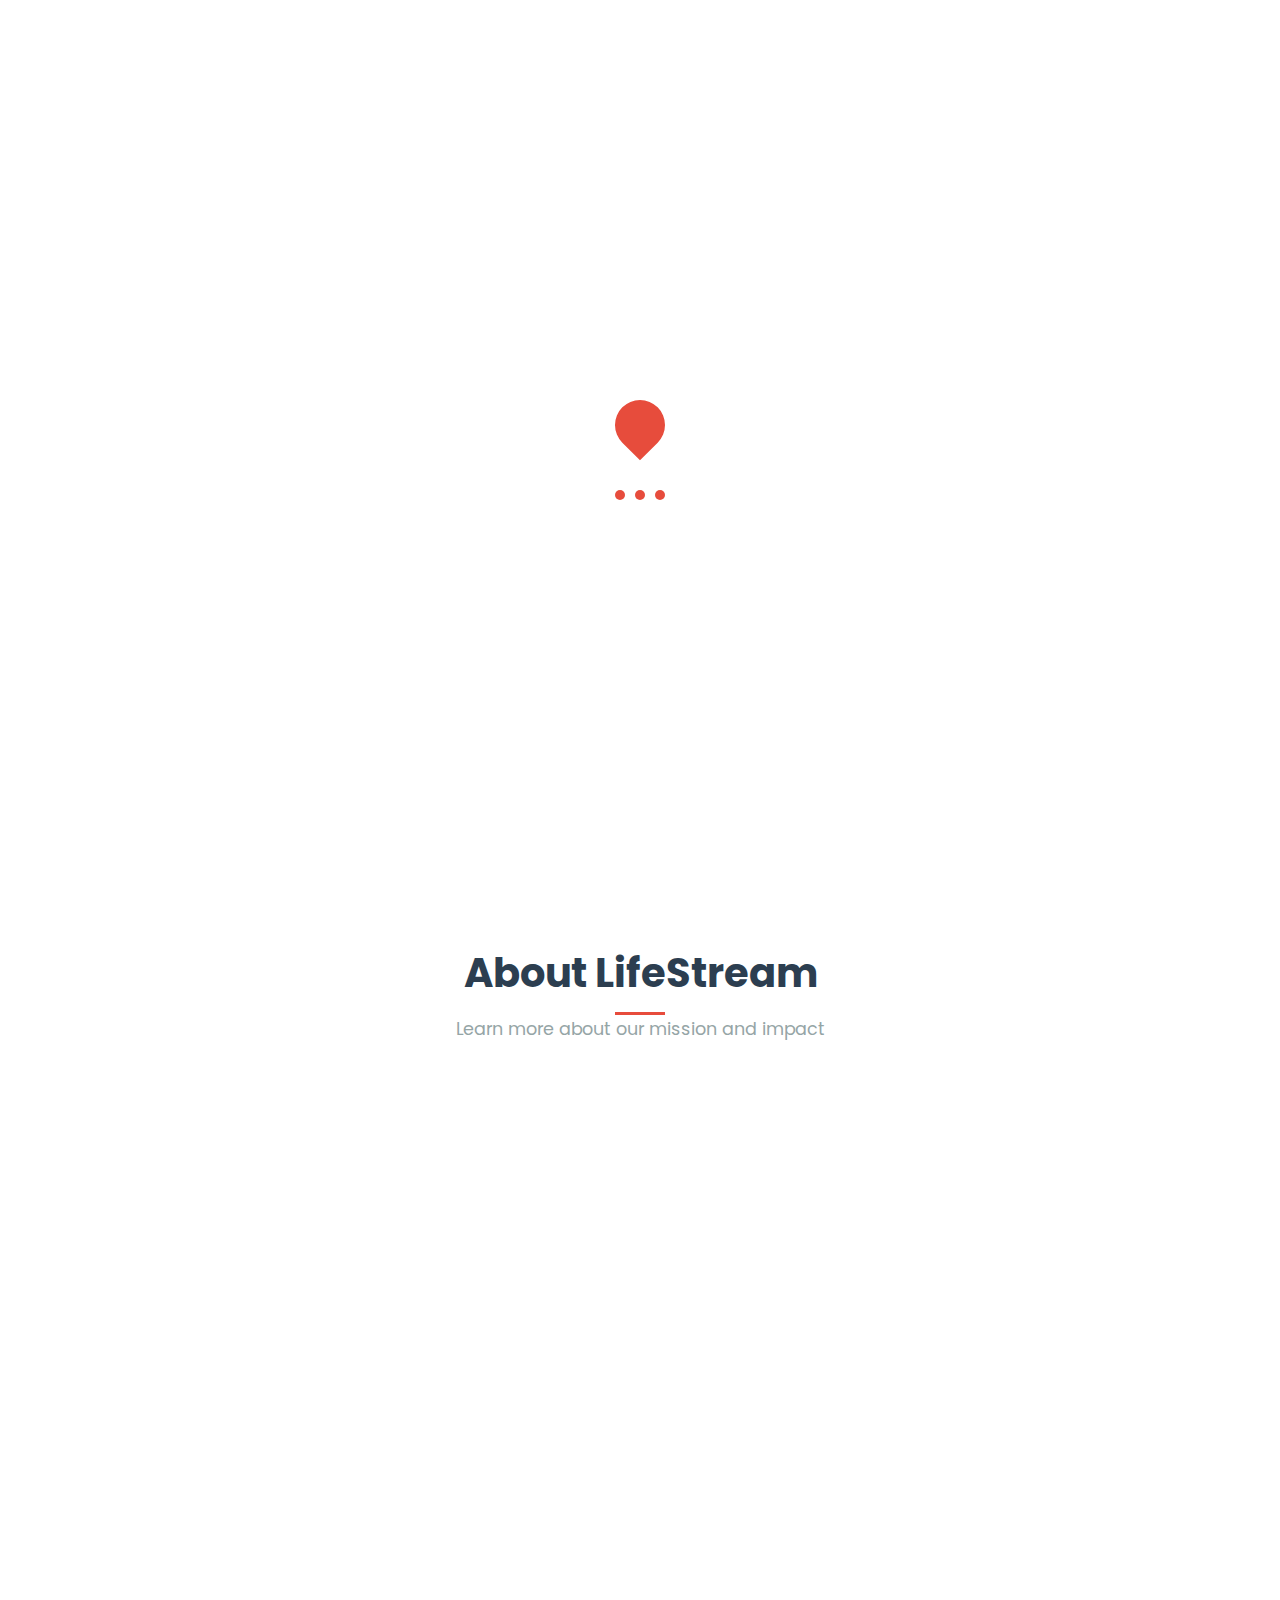
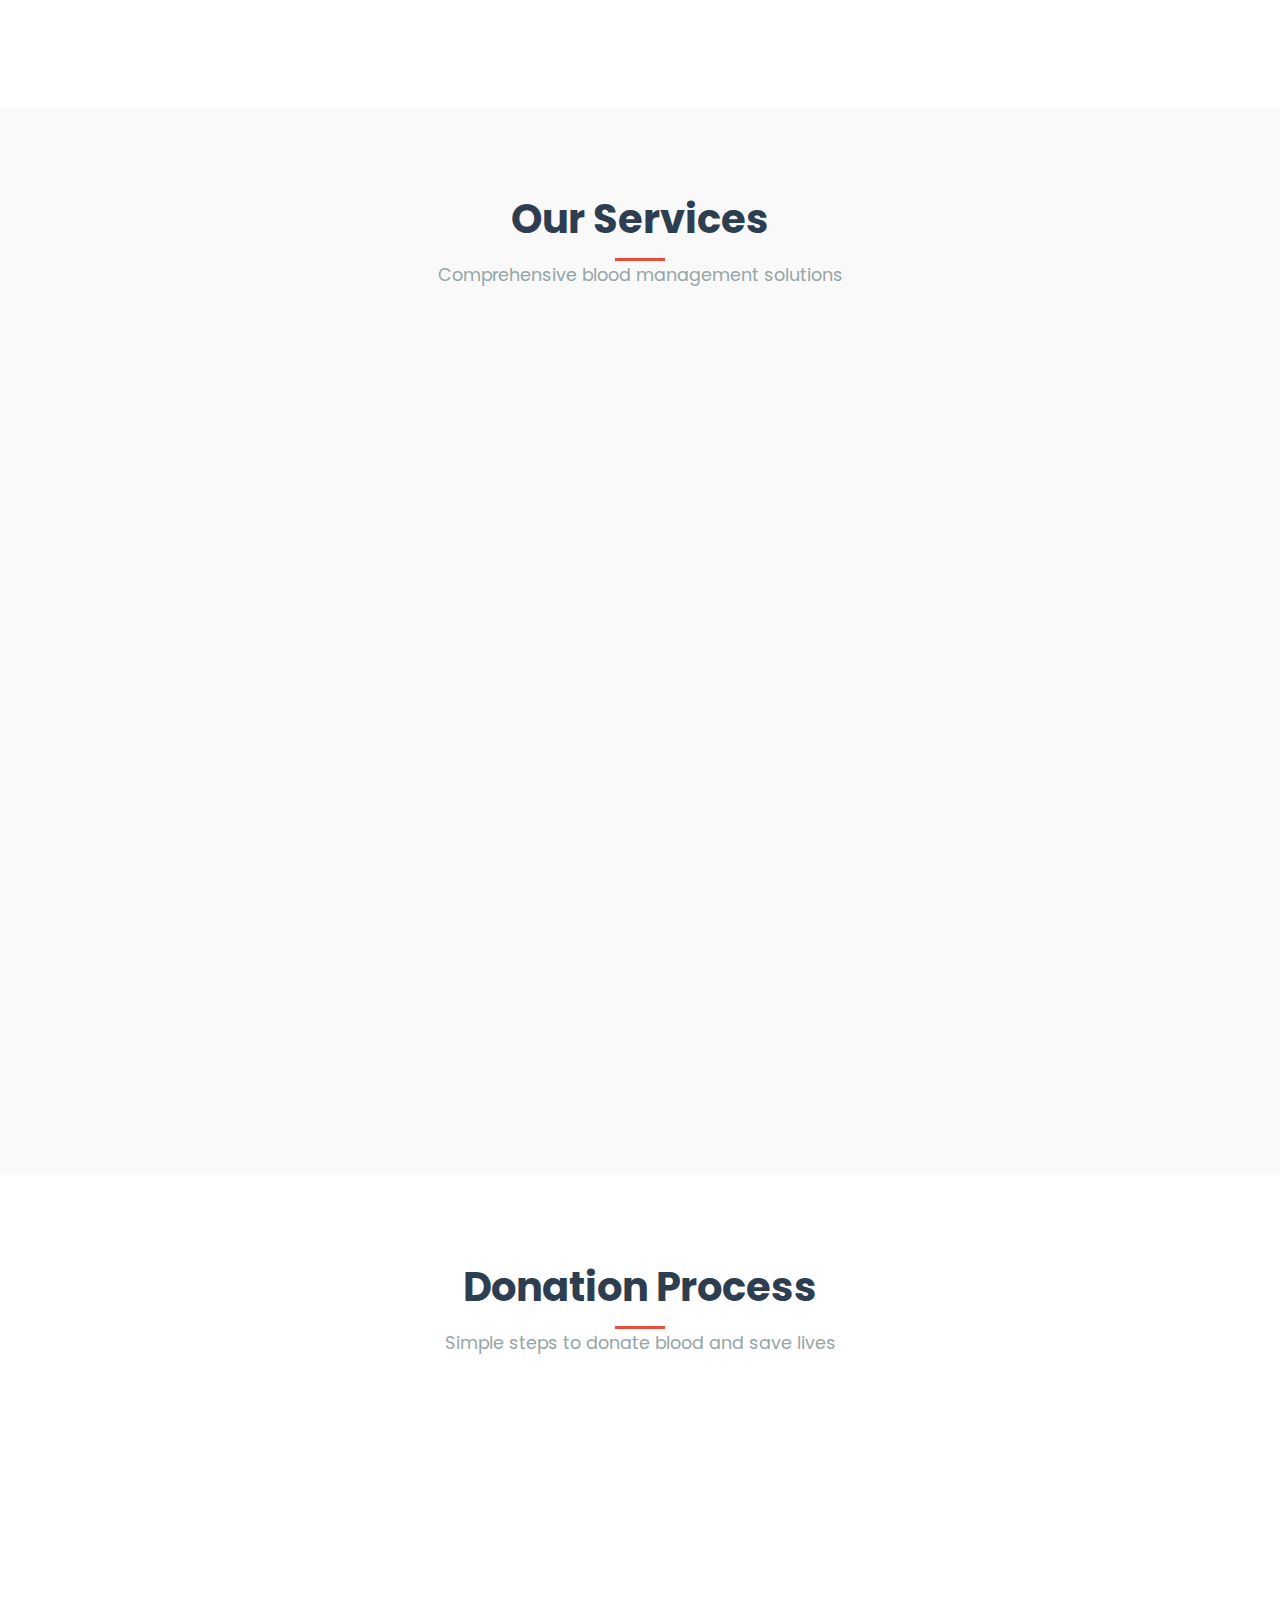
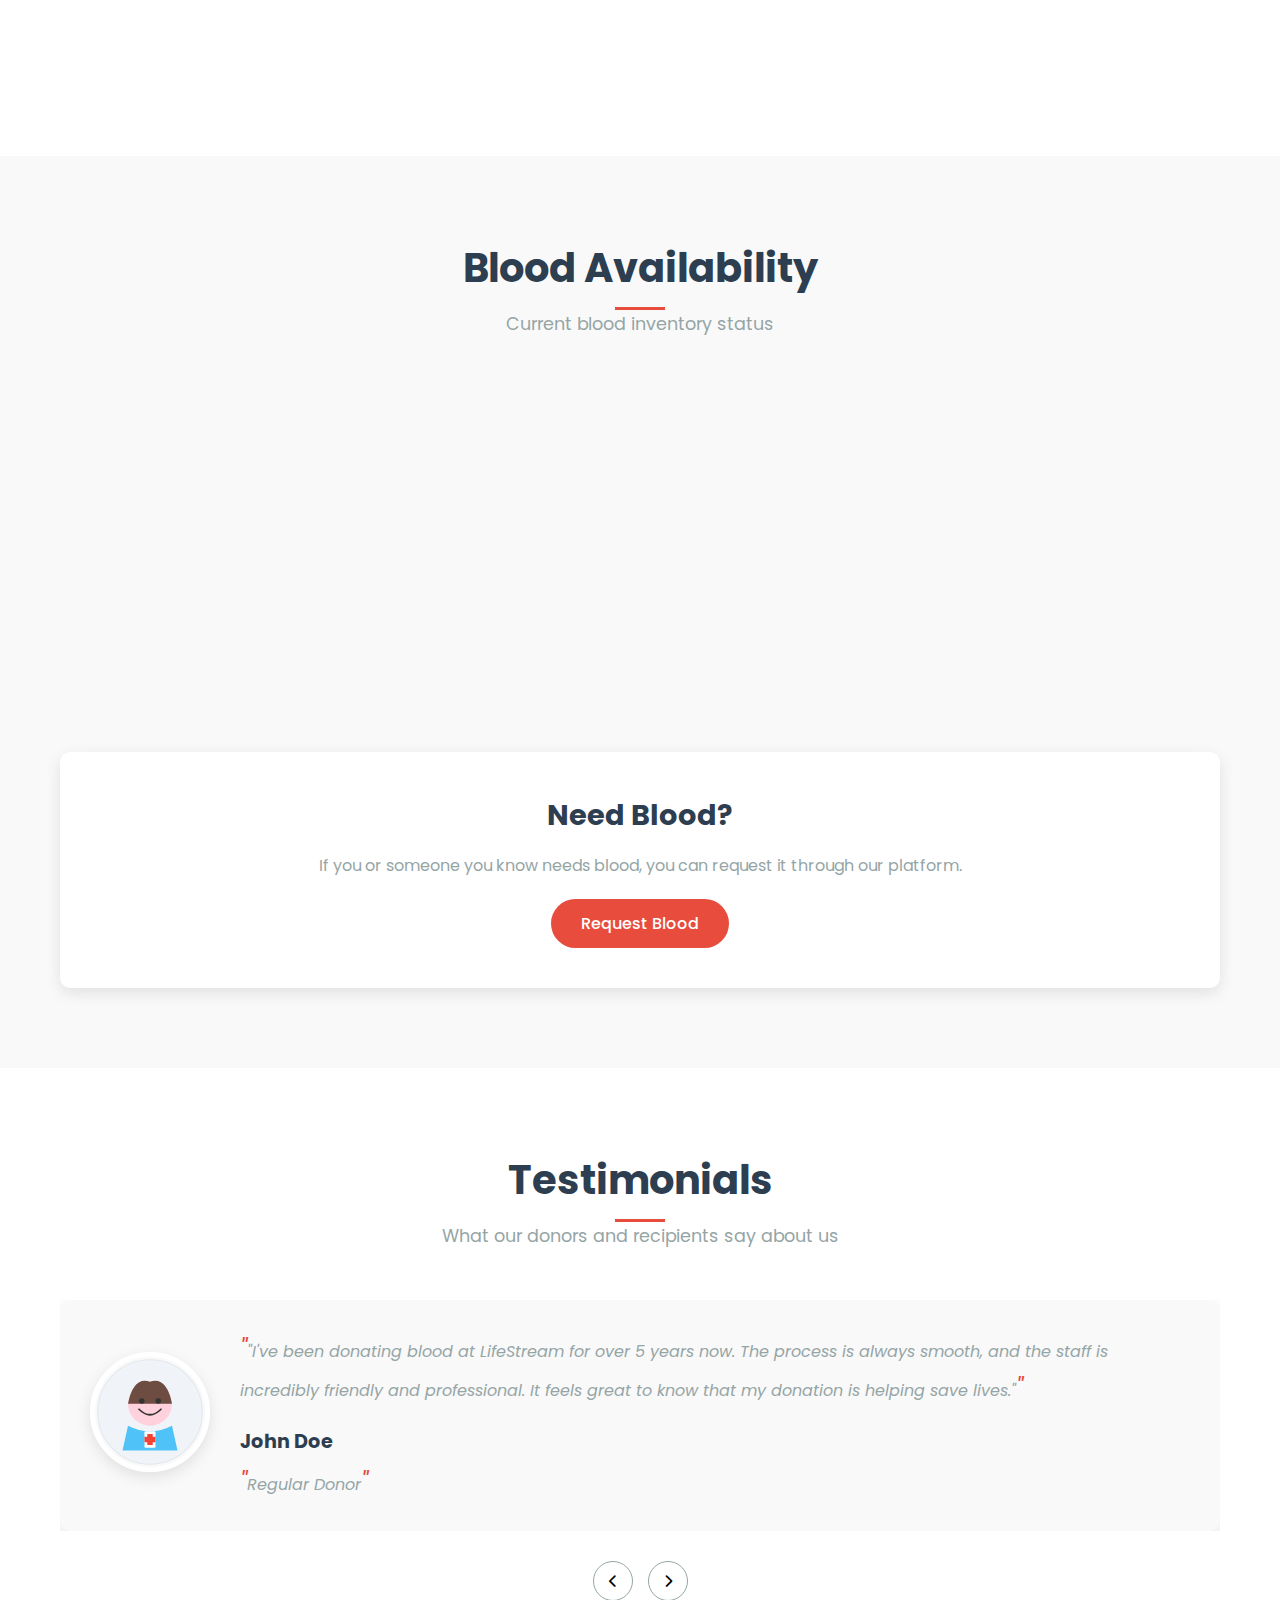
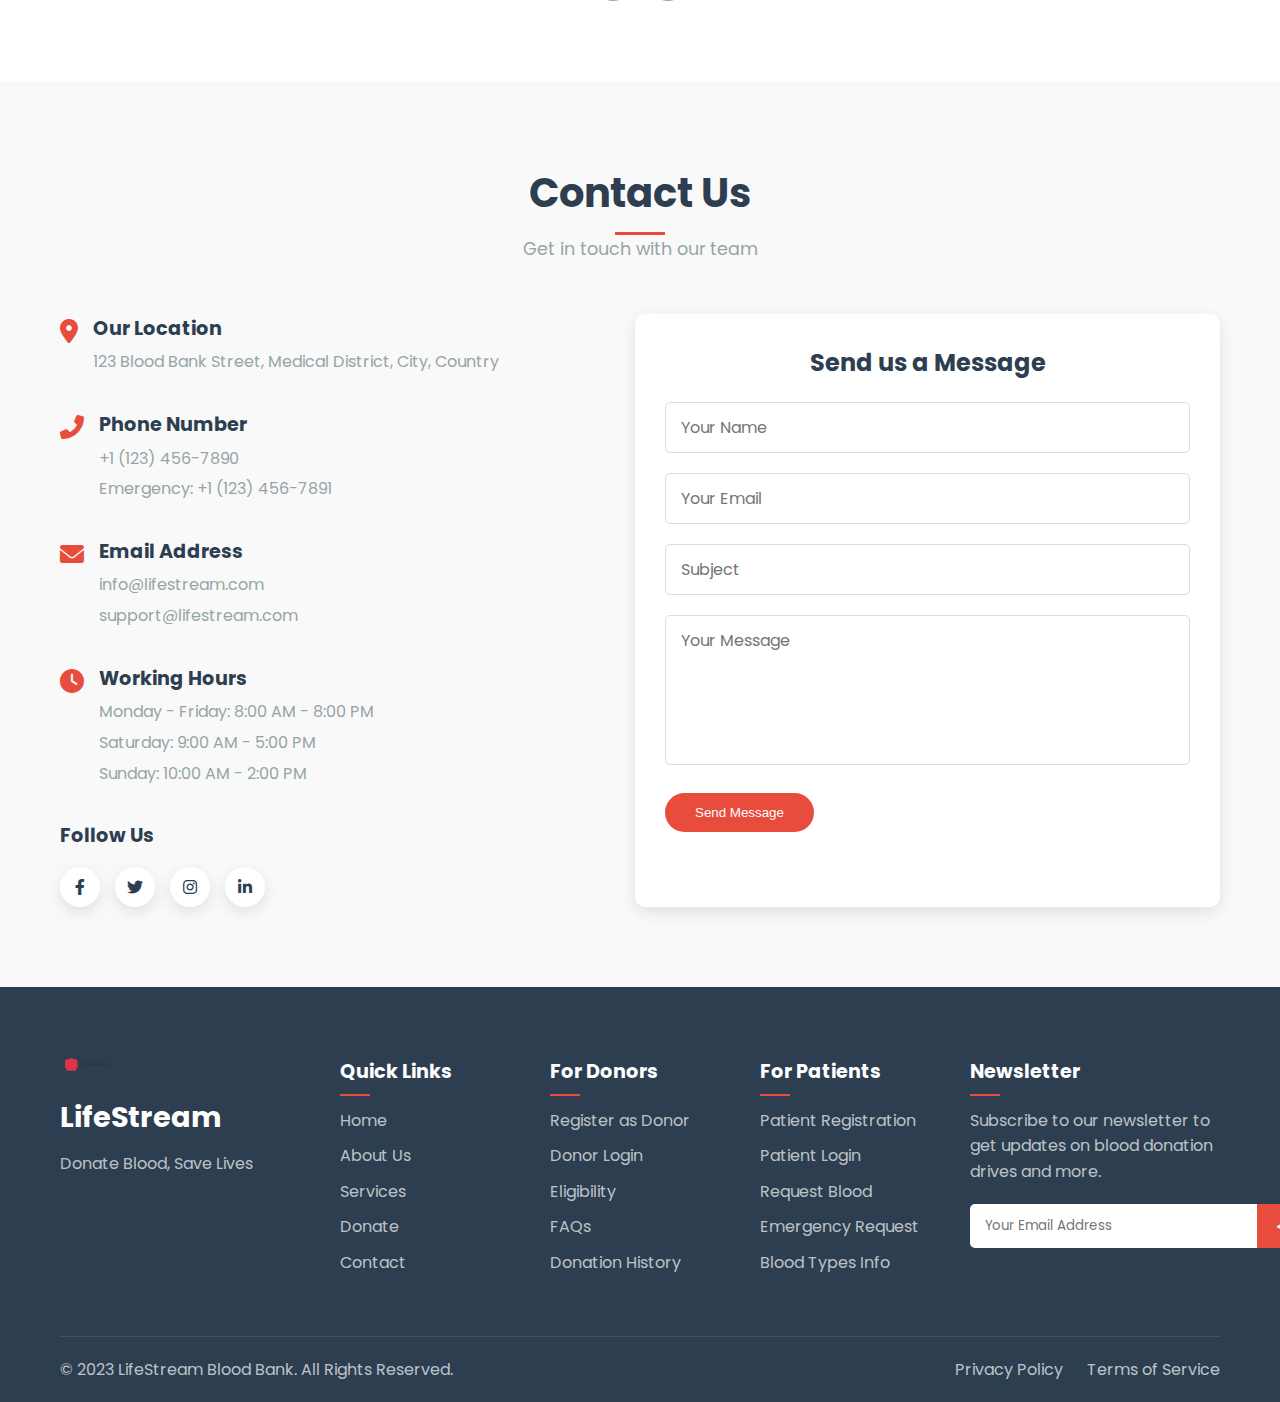
<file: index.html>
<!DOCTYPE html>
<html lang="en">
<head>
    <meta charset="UTF-8">
    <meta name="viewport" content="width=device-width, initial-scale=1.0">
    <title>LifeStream Blood Bank</title>
    <link rel="stylesheet" href="css/style.css">
    <link rel="stylesheet" href="https://cdnjs.cloudflare.com/ajax/libs/font-awesome/6.0.0-beta3/css/all.min.css">
    <link href="https://fonts.googleapis.com/css2?family=Poppins:wght@300;400;500;600;700&display=swap" rel="stylesheet">
</head>
<body>
    <!-- Preloader -->
    <div class="preloader">
        <div class="blood-drop">
            <div class="drop"></div>
            <div class="waves">
                <div></div>
                <div></div>
                <div></div>
            </div>
        </div>
    </div>

    <!-- Header Section -->
    <header>
        <div class="container">
            <div class="logo">
                <img src="images/logo.svg" alt="LifeStream Logo">
                <h1>LifeStream</h1>
            </div>
            <nav>
                <ul>
                    <li><a href="#home" class="active">Home</a></li>
                    <li><a href="#about">About Us</a></li>
                    <li><a href="#services">Services</a></li>
                    <li><a href="#donate">Donate</a></li>
                    <li><a href="#contact">Contact</a></li>
                    <li><a href="login.html" class="btn-login">Login</a></li>
                </ul>
                <div class="hamburger">
                    <span></span>
                    <span></span>
                    <span></span>
                </div>
            </nav>
        </div>
    </header>

    <!-- Hero Section -->
    <section id="home" class="hero">
        <div class="container">
            <div class="hero-content">
                <h1 class="animate-text">Donate Blood, <span>Save Lives</span></h1>
                <p>Your donation can make a significant difference in someone's life. Join our mission to ensure blood supply for those in need.</p>
                <div class="hero-buttons">
                    <a href="donor/register.html" class="btn btn-primary">Become a Donor</a>
                    <a href="patient/request.html" class="btn btn-secondary">Request Blood</a>
                </div>
            </div>
            <div class="hero-image">
                <img src="images/hero-image.svg" alt="Blood Donation Illustration">
            </div>
        </div>
        <div class="blood-stats">
            <div class="container">
                <div class="stat-item">
                    <i class="fas fa-user-friends"></i>
                    <h3>5000+</h3>
                    <p>Registered Donors</p>
                </div>
                <div class="stat-item">
                    <i class="fas fa-tint"></i>
                    <h3>10000+</h3>
                    <p>Blood Donations</p>
                </div>
                <div class="stat-item">
                    <i class="fas fa-hospital-user"></i>
                    <h3>8000+</h3>
                    <p>Lives Saved</p>
                </div>
                <div class="stat-item">
                    <i class="fas fa-hospital"></i>
                    <h3>50+</h3>
                    <p>Partner Hospitals</p>
                </div>
            </div>
        </div>
    </section>

    <!-- About Section -->
    <section id="about" class="about">
        <div class="container">
            <div class="section-header">
                <h2>About LifeStream</h2>
                <p>Learn more about our mission and impact</p>
            </div>
            <div class="about-content">
                <div class="about-image">
                    <img src="images/about-image.svg" alt="About LifeStream">
                </div>
                <div class="about-text">
                    <h3>Who We Are</h3>
                    <p>LifeStream is a dedicated blood bank service committed to ensuring a safe and adequate blood supply for patients in need. We connect donors with recipients, making the process of blood donation and acquisition seamless and efficient.</p>
                    
                    <h3>Our Mission</h3>
                    <p>Our mission is to save lives by providing a reliable and accessible blood supply system. We strive to raise awareness about the importance of blood donation and make the process as convenient as possible for donors.</p>
                    
                    <div class="about-features">
                        <div class="feature">
                            <i class="fas fa-check-circle"></i>
                            <p>Safe and Hygienic Donation Process</p>
                        </div>
                        <div class="feature">
                            <i class="fas fa-check-circle"></i>
                            <p>Quick Response to Emergency Requests</p>
                        </div>
                        <div class="feature">
                            <i class="fas fa-check-circle"></i>
                            <p>Transparent Blood Management System</p>
                        </div>
                        <div class="feature">
                            <i class="fas fa-check-circle"></i>
                            <p>Regular Blood Donation Drives</p>
                        </div>
                    </div>
                </div>
            </div>
        </div>
    </section>

    <!-- Services Section -->
    <section id="services" class="services">
        <div class="container">
            <div class="section-header">
                <h2>Our Services</h2>
                <p>Comprehensive blood management solutions</p>
            </div>
            <div class="services-grid">
                <div class="service-card">
                    <div class="service-icon">
                        <i class="fas fa-tint"></i>
                    </div>
                    <h3>Blood Donation</h3>
                    <p>Donate blood in a safe and comfortable environment with our trained professionals.</p>
                    <a href="donor/register.html" class="btn-service">Donate Now</a>
                </div>
                <div class="service-card">
                    <div class="service-icon">
                        <i class="fas fa-ambulance"></i>
                    </div>
                    <h3>Emergency Blood Supply</h3>
                    <p>Quick response to emergency blood requirements for patients in critical condition.</p>
                    <a href="patient/emergency.html" class="btn-service">Request Emergency</a>
                </div>
                <div class="service-card">
                    <div class="service-icon">
                        <i class="fas fa-calendar-check"></i>
                    </div>
                    <h3>Blood Drive Organization</h3>
                    <p>We organize blood donation drives at schools, colleges, and corporate offices.</p>
                    <a href="contact.html" class="btn-service">Organize Drive</a>
                </div>
                <div class="service-card">
                    <div class="service-icon">
                        <i class="fas fa-heartbeat"></i>
                    </div>
                    <h3>Blood Testing</h3>
                    <p>Comprehensive testing of donated blood to ensure safety and compatibility.</p>
                    <a href="services.html" class="btn-service">Learn More</a>
                </div>
                <div class="service-card">
                    <div class="service-icon">
                        <i class="fas fa-hospital"></i>
                    </div>
                    <h3>Hospital Partnerships</h3>
                    <p>We partner with hospitals to ensure a steady supply of blood for patients.</p>
                    <a href="services.html" class="btn-service">Partner With Us</a>
                </div>
                <div class="service-card">
                    <div class="service-icon">
                        <i class="fas fa-user-md"></i>
                    </div>
                    <h3>Medical Consultation</h3>
                    <p>Get expert advice on blood-related health issues from our medical professionals.</p>
                    <a href="services.html" class="btn-service">Consult Now</a>
                </div>
            </div>
        </div>
    </section>

    <!-- Donation Process Section -->
    <section class="donation-process">
        <div class="container">
            <div class="section-header">
                <h2>Donation Process</h2>
                <p>Simple steps to donate blood and save lives</p>
            </div>
            <div class="process-steps">
                <div class="step">
                    <div class="step-number">1</div>
                    <div class="step-icon">
                        <i class="fas fa-user-plus"></i>
                    </div>
                    <h3>Registration</h3>
                    <p>Register as a donor with your personal and medical information.</p>
                </div>
                <div class="step">
                    <div class="step-number">2</div>
                    <div class="step-icon">
                        <i class="fas fa-clipboard-check"></i>
                    </div>
                    <h3>Screening</h3>
                    <p>Quick health check to ensure you're eligible to donate blood.</p>
                </div>
                <div class="step">
                    <div class="step-number">3</div>
                    <div class="step-icon">
                        <i class="fas fa-tint"></i>
                    </div>
                    <h3>Donation</h3>
                    <p>The actual blood donation process takes only about 10 minutes.</p>
                </div>
                <div class="step">
                    <div class="step-number">4</div>
                    <div class="step-icon">
                        <i class="fas fa-coffee"></i>
                    </div>
                    <h3>Refreshment</h3>
                    <p>Rest and enjoy refreshments to replenish your energy.</p>
                </div>
            </div>
        </div>
    </section>

    <!-- Blood Availability Section -->
    <section id="donate" class="blood-availability">
        <div class="container">
            <div class="section-header">
                <h2>Blood Availability</h2>
                <p>Current blood inventory status</p>
            </div>
            <div class="blood-types">
                <div class="blood-type">
                    <div class="blood-group a-positive">A+</div>
                    <div class="availability high">High</div>
                </div>
                <div class="blood-type">
                    <div class="blood-group a-negative">A-</div>
                    <div class="availability low">Low</div>
                </div>
                <div class="blood-type">
                    <div class="blood-group b-positive">B+</div>
                    <div class="availability medium">Medium</div>
                </div>
                <div class="blood-type">
                    <div class="blood-group b-negative">B-</div>
                    <div class="availability critical">Critical</div>
                </div>
                <div class="blood-type">
                    <div class="blood-group ab-positive">AB+</div>
                    <div class="availability high">High</div>
                </div>
                <div class="blood-type">
                    <div class="blood-group ab-negative">AB-</div>
                    <div class="availability low">Low</div>
                </div>
                <div class="blood-type">
                    <div class="blood-group o-positive">O+</div>
                    <div class="availability medium">Medium</div>
                </div>
                <div class="blood-type">
                    <div class="blood-group o-negative">O-</div>
                    <div class="availability critical">Critical</div>
                </div>
            </div>
            <div class="blood-request">
                <h3>Need Blood?</h3>
                <p>If you or someone you know needs blood, you can request it through our platform.</p>
                <a href="patient/request.html" class="btn btn-primary">Request Blood</a>
            </div>
        </div>
    </section>

    <!-- Testimonials Section -->
    <section class="testimonials">
        <div class="container">
            <div class="section-header">
                <h2>Testimonials</h2>
                <p>What our donors and recipients say about us</p>
            </div>
            <div class="testimonial-slider">
                <div class="testimonial-slide">
                    <div class="testimonial-content">
                        <div class="testimonial-image">
                            <img src="images/testimonial-1.svg" alt="Testimonial 1">
                        </div>
                        <div class="testimonial-text">
                            <p>"I've been donating blood at LifeStream for over 5 years now. The process is always smooth, and the staff is incredibly friendly and professional. It feels great to know that my donation is helping save lives."</p>
                            <div class="testimonial-author">
                                <h4>John Doe</h4>
                                <p>Regular Donor</p>
                            </div>
                        </div>
                    </div>
                </div>
                <div class="testimonial-slide">
                    <div class="testimonial-content">
                        <div class="testimonial-image">
                            <img src="images/testimonial-2.svg" alt="Testimonial 2">
                        </div>
                        <div class="testimonial-text">
                            <p>"When my daughter needed an emergency blood transfusion, LifeStream came through for us in our time of need. Their quick response and efficient service saved my daughter's life. I can't thank them enough."</p>
                            <div class="testimonial-author">
                                <h4>Jane Smith</h4>
                                <p>Recipient's Parent</p>
                            </div>
                        </div>
                    </div>
                </div>
                <div class="testimonial-slide">
                    <div class="testimonial-content">
                        <div class="testimonial-image">
                            <img src="images/testimonial-3.svg" alt="Testimonial 3">
                        </div>
                        <div class="testimonial-text">
                            <p>"As a hospital administrator, I've seen firsthand the impact of LifeStream's services. Their reliable blood supply has been crucial for our emergency department. The partnership has been invaluable for our patients."</p>
                            <div class="testimonial-author">
                                <h4>Dr. Robert Johnson</h4>
                                <p>Hospital Administrator</p>
                            </div>
                        </div>
                    </div>
                </div>
            </div>
            <div class="testimonial-controls">
                <button class="prev-btn"><i class="fas fa-chevron-left"></i></button>
                <button class="next-btn"><i class="fas fa-chevron-right"></i></button>
            </div>
        </div>
    </section>

    <!-- Contact Section -->
    <section id="contact" class="contact">
        <div class="container">
            <div class="section-header">
                <h2>Contact Us</h2>
                <p>Get in touch with our team</p>
            </div>
            <div class="contact-content">
                <div class="contact-info">
                    <div class="contact-item">
                        <i class="fas fa-map-marker-alt"></i>
                        <div>
                            <h3>Our Location</h3>
                            <p>123 Blood Bank Street, Medical District, City, Country</p>
                        </div>
                    </div>
                    <div class="contact-item">
                        <i class="fas fa-phone-alt"></i>
                        <div>
                            <h3>Phone Number</h3>
                            <p>+1 (123) 456-7890</p>
                            <p>Emergency: +1 (123) 456-7891</p>
                        </div>
                    </div>
                    <div class="contact-item">
                        <i class="fas fa-envelope"></i>
                        <div>
                            <h3>Email Address</h3>
                            <p>info@lifestream.com</p>
                            <p>support@lifestream.com</p>
                        </div>
                    </div>
                    <div class="contact-item">
                        <i class="fas fa-clock"></i>
                        <div>
                            <h3>Working Hours</h3>
                            <p>Monday - Friday: 8:00 AM - 8:00 PM</p>
                            <p>Saturday: 9:00 AM - 5:00 PM</p>
                            <p>Sunday: 10:00 AM - 2:00 PM</p>
                        </div>
                    </div>
                    <div class="social-media">
                        <h3>Follow Us</h3>
                        <div class="social-icons">
                            <a href="#"><i class="fab fa-facebook-f"></i></a>
                            <a href="#"><i class="fab fa-twitter"></i></a>
                            <a href="#"><i class="fab fa-instagram"></i></a>
                            <a href="#"><i class="fab fa-linkedin-in"></i></a>
                        </div>
                    </div>
                </div>
                <div class="contact-form">
                    <h3>Send us a Message</h3>
                    <form id="contactForm">
                        <div class="form-group">
                            <input type="text" id="name" name="name" placeholder="Your Name" required>
                        </div>
                        <div class="form-group">
                            <input type="email" id="email" name="email" placeholder="Your Email" required>
                        </div>
                        <div class="form-group">
                            <input type="text" id="subject" name="subject" placeholder="Subject" required>
                        </div>
                        <div class="form-group">
                            <textarea id="message" name="message" placeholder="Your Message" required></textarea>
                        </div>
                        <button type="submit" class="btn btn-primary">Send Message</button>
                    </form>
                </div>
            </div>
        </div>
    </section>

    <!-- Footer Section -->
    <footer>
        <div class="container">
            <div class="footer-content">
                <div class="footer-logo">
                    <img src="images/logo.svg" alt="LifeStream Logo">
                    <h2>LifeStream</h2>
                    <p>Donate Blood, Save Lives</p>
                </div>
                <div class="footer-links">
                    <h3>Quick Links</h3>
                    <ul>
                        <li><a href="#home">Home</a></li>
                        <li><a href="#about">About Us</a></li>
                        <li><a href="#services">Services</a></li>
                        <li><a href="#donate">Donate</a></li>
                        <li><a href="#contact">Contact</a></li>
                    </ul>
                </div>
                <div class="footer-links">
                    <h3>For Donors</h3>
                    <ul>
                        <li><a href="donor/register.html">Register as Donor</a></li>
                        <li><a href="donor/login.html">Donor Login</a></li>
                        <li><a href="donor/eligibility.html">Eligibility</a></li>
                        <li><a href="donor/faq.html">FAQs</a></li>
                        <li><a href="donor/donation-history.html">Donation History</a></li>
                    </ul>
                </div>
                <div class="footer-links">
                    <h3>For Patients</h3>
                    <ul>
                        <li><a href="patient/register.html">Patient Registration</a></li>
                        <li><a href="patient/login.html">Patient Login</a></li>
                        <li><a href="patient/request.html">Request Blood</a></li>
                        <li><a href="patient/emergency.html">Emergency Request</a></li>
                        <li><a href="patient/blood-types.html">Blood Types Info</a></li>
                    </ul>
                </div>
                <div class="footer-newsletter">
                    <h3>Newsletter</h3>
                    <p>Subscribe to our newsletter to get updates on blood donation drives and more.</p>
                    <form id="newsletterForm">
                        <input type="email" placeholder="Your Email Address" required>
                        <button type="submit"><i class="fas fa-paper-plane"></i></button>
                    </form>
                </div>
            </div>
            <div class="footer-bottom">
                <p>&copy; 2023 LifeStream Blood Bank. All Rights Reserved.</p>
                <div class="footer-bottom-links">
                    <a href="privacy-policy.html">Privacy Policy</a>
                    <a href="terms-of-service.html">Terms of Service</a>
                </div>
            </div>
        </div>
    </footer>

    <!-- Back to Top Button -->
    <a href="#" class="back-to-top"><i class="fas fa-arrow-up"></i></a>

    <!-- Scripts -->
    <script src="js/main.js"></script>
</body>
</html>
</file>
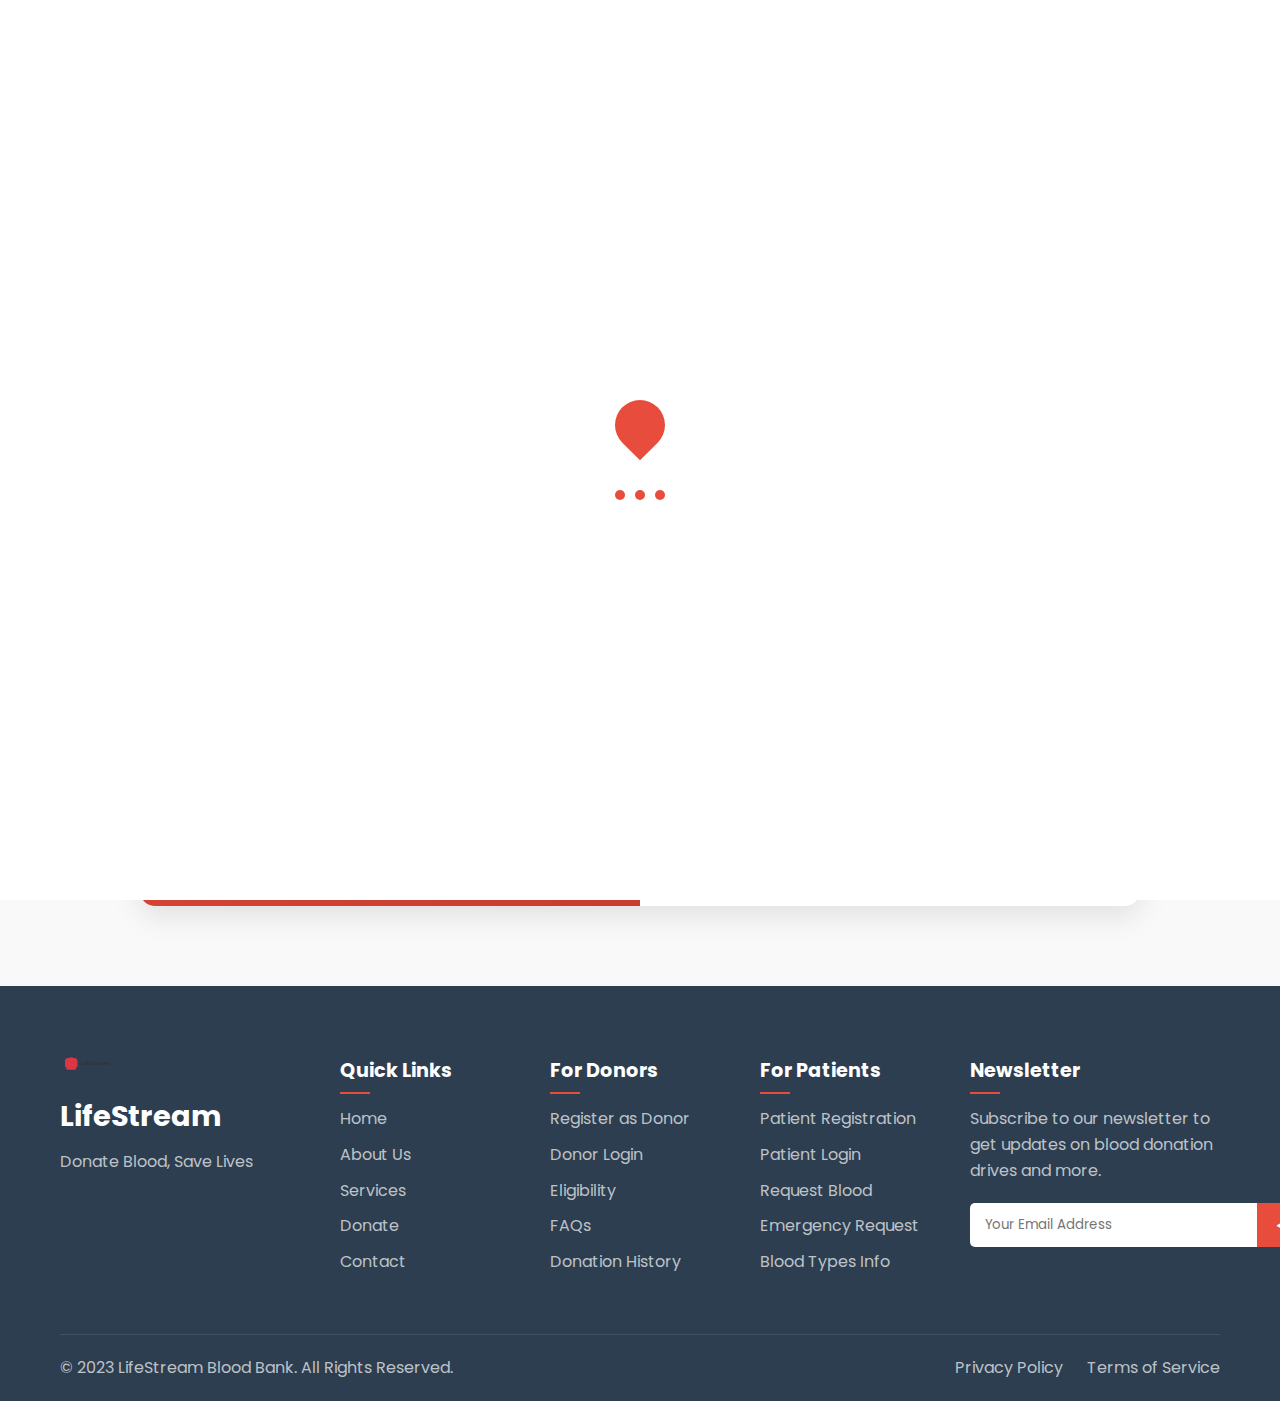
<file: login.html>
<!DOCTYPE html>
<html lang="en">
<head>
    <meta charset="UTF-8">
    <meta name="viewport" content="width=device-width, initial-scale=1.0">
    <title>Login - LifeStream Blood Bank</title>
    <link rel="stylesheet" href="css/style.css">
    <link rel="stylesheet" href="css/auth.css">
    <link rel="stylesheet" href="https://cdnjs.cloudflare.com/ajax/libs/font-awesome/6.0.0-beta3/css/all.min.css">
    <link href="https://fonts.googleapis.com/css2?family=Poppins:wght@300;400;500;600;700&display=swap" rel="stylesheet">
</head>
<body>
    <!-- Preloader -->
    <div class="preloader">
        <div class="blood-drop">
            <div class="drop"></div>
            <div class="waves">
                <div></div>
                <div></div>
                <div></div>
            </div>
        </div>
    </div>

    <!-- Header Section -->
    <header>
        <div class="container">
            <div class="logo">
                <img src="images/logo.svg" alt="LifeStream Logo">
                <h1>LifeStream</h1>
            </div>
            <nav>
                <ul>
                    <li><a href="index.html">Home</a></li>
                    <li><a href="index.html#about">About Us</a></li>
                    <li><a href="index.html#services">Services</a></li>
                    <li><a href="index.html#donate">Donate</a></li>
                    <li><a href="index.html#contact">Contact</a></li>
                    <li><a href="login.html" class="btn-login active">Login</a></li>
                </ul>
                <div class="hamburger">
                    <span></span>
                    <span></span>
                    <span></span>
                </div>
            </nav>
        </div>
    </header>

    <!-- Login Section -->
    <section class="auth-section">
        <div class="container">
            <div class="auth-container">
                <div class="auth-image">
                    <img src="images/login-image.svg" alt="Login Illustration">
                </div>
                <div class="auth-form-container">
                    <div class="auth-tabs">
                        <button class="auth-tab active" data-tab="login">Login</button>
                        <button class="auth-tab" data-tab="register">Register</button>
                    </div>
                    
                    <div class="auth-form-wrapper">
                        <!-- Login Form -->
                        <form id="loginForm" class="auth-form active">
                            <h2>Welcome Back</h2>
                            <p>Please login to your account</p>
                            
                            <div class="user-type-selector">
                                <div class="user-type active" data-type="donor">
                                    <i class="fas fa-tint"></i>
                                    <span>Donor</span>
                                </div>
                                <div class="user-type" data-type="patient">
                                    <i class="fas fa-user-injured"></i>
                                    <span>Patient</span>
                                </div>
                                <div class="user-type" data-type="admin">
                                    <i class="fas fa-user-shield"></i>
                                    <span>Admin</span>
                                </div>
                            </div>
                            
                            <div class="form-group">
                                <label for="loginEmail">Email Address</label>
                                <div class="input-with-icon">
                                    <i class="fas fa-envelope"></i>
                                    <input type="email" id="loginEmail" name="email" placeholder="Enter your email" required>
                                </div>
                            </div>
                            
                            <div class="form-group">
                                <label for="loginPassword">Password</label>
                                <div class="input-with-icon">
                                    <i class="fas fa-lock"></i>
                                    <input type="password" id="loginPassword" name="password" placeholder="Enter your password" required>
                                    <i class="fas fa-eye toggle-password"></i>
                                </div>
                            </div>
                            
                            <div class="form-options">
                                <div class="remember-me">
                                    <input type="checkbox" id="rememberMe" name="rememberMe">
                                    <label for="rememberMe">Remember me</label>
                                </div>
                                <a href="forgot-password.html" class="forgot-password">Forgot Password?</a>
                            </div>
                            
                            <button type="submit" class="btn btn-primary btn-block">Login</button>
                            
                            <div class="social-login">
                                <p>Or login with</p>
                                <div class="social-buttons">
                                    <button type="button" class="social-btn google">
                                        <i class="fab fa-google"></i>
                                        <span>Google</span>
                                    </button>
                                    <button type="button" class="social-btn facebook">
                                        <i class="fab fa-facebook-f"></i>
                                        <span>Facebook</span>
                                    </button>
                                </div>
                            </div>
                        </form>
                        
                        <!-- Registration Form -->
                        <form id="registerForm" class="auth-form">
                            <h2>Create Account</h2>
                            <p>Register as a donor or patient</p>
                            
                            <div class="user-type-selector">
                                <div class="user-type active" data-type="donor">
                                    <i class="fas fa-tint"></i>
                                    <span>Donor</span>
                                </div>
                                <div class="user-type" data-type="patient">
                                    <i class="fas fa-user-injured"></i>
                                    <span>Patient</span>
                                </div>
                            </div>
                            
                            <div class="form-row">
                                <div class="form-group">
                                    <label for="firstName">First Name</label>
                                    <div class="input-with-icon">
                                        <i class="fas fa-user"></i>
                                        <input type="text" id="firstName" name="firstName" placeholder="First Name" required>
                                    </div>
                                </div>
                                
                                <div class="form-group">
                                    <label for="lastName">Last Name</label>
                                    <div class="input-with-icon">
                                        <i class="fas fa-user"></i>
                                        <input type="text" id="lastName" name="lastName" placeholder="Last Name" required>
                                    </div>
                                </div>
                            </div>
                            
                            <div class="form-group">
                                <label for="registerEmail">Email Address</label>
                                <div class="input-with-icon">
                                    <i class="fas fa-envelope"></i>
                                    <input type="email" id="registerEmail" name="email" placeholder="Enter your email" required>
                                </div>
                            </div>
                            
                            <div class="form-group">
                                <label for="phone">Phone Number</label>
                                <div class="input-with-icon">
                                    <i class="fas fa-phone"></i>
                                    <input type="tel" id="phone" name="phone" placeholder="Enter your phone number" required>
                                </div>
                            </div>
                            
                            <div class="form-row">
                                <div class="form-group">
                                    <label for="bloodGroup">Blood Group</label>
                                    <div class="input-with-icon">
                                        <i class="fas fa-tint"></i>
                                        <select id="bloodGroup" name="bloodGroup" required>
                                            <option value="" disabled selected>Select Blood Group</option>
                                            <option value="A+">A+</option>
                                            <option value="A-">A-</option>
                                            <option value="B+">B+</option>
                                            <option value="B-">B-</option>
                                            <option value="AB+">AB+</option>
                                            <option value="AB-">AB-</option>
                                            <option value="O+">O+</option>
                                            <option value="O-">O-</option>
                                        </select>
                                    </div>
                                </div>
                                
                                <div class="form-group">
                                    <label for="dob">Date of Birth</label>
                                    <div class="input-with-icon">
                                        <i class="fas fa-calendar"></i>
                                        <input type="date" id="dob" name="dob" required>
                                    </div>
                                </div>
                            </div>
                            
                            <div class="form-group">
                                <label for="registerPassword">Password</label>
                                <div class="input-with-icon">
                                    <i class="fas fa-lock"></i>
                                    <input type="password" id="registerPassword" name="password" placeholder="Create a password" required>
                                    <i class="fas fa-eye toggle-password"></i>
                                </div>
                            </div>
                            
                            <div class="form-group">
                                <label for="confirmPassword">Confirm Password</label>
                                <div class="input-with-icon">
                                    <i class="fas fa-lock"></i>
                                    <input type="password" id="confirmPassword" name="confirmPassword" placeholder="Confirm your password" required>
                                    <i class="fas fa-eye toggle-password"></i>
                                </div>
                            </div>
                            
                            <div class="form-options">
                                <div class="remember-me">
                                    <input type="checkbox" id="termsAgree" name="termsAgree" required>
                                    <label for="termsAgree">I agree to the <a href="terms-of-service.html">Terms of Service</a> and <a href="privacy-policy.html">Privacy Policy</a></label>
                                </div>
                            </div>
                            
                            <button type="submit" class="btn btn-primary btn-block">Register</button>
                        </form>
                    </div>
                </div>
            </div>
        </div>
    </section>

    <!-- Footer Section -->
    <footer>
        <div class="container">
            <div class="footer-content">
                <div class="footer-logo">
                    <img src="images/logo.svg" alt="LifeStream Logo">
                    <h2>LifeStream</h2>
                    <p>Donate Blood, Save Lives</p>
                </div>
                <div class="footer-links">
                    <h3>Quick Links</h3>
                    <ul>
                        <li><a href="index.html">Home</a></li>
                        <li><a href="index.html#about">About Us</a></li>
                        <li><a href="index.html#services">Services</a></li>
                        <li><a href="index.html#donate">Donate</a></li>
                        <li><a href="index.html#contact">Contact</a></li>
                    </ul>
                </div>
                <div class="footer-links">
                    <h3>For Donors</h3>
                    <ul>
                        <li><a href="donor/register.html">Register as Donor</a></li>
                        <li><a href="donor/login.html">Donor Login</a></li>
                        <li><a href="donor/eligibility.html">Eligibility</a></li>
                        <li><a href="donor/faq.html">FAQs</a></li>
                        <li><a href="donor/donation-history.html">Donation History</a></li>
                    </ul>
                </div>
                <div class="footer-links">
                    <h3>For Patients</h3>
                    <ul>
                        <li><a href="patient/register.html">Patient Registration</a></li>
                        <li><a href="patient/login.html">Patient Login</a></li>
                        <li><a href="patient/request.html">Request Blood</a></li>
                        <li><a href="patient/emergency.html">Emergency Request</a></li>
                        <li><a href="patient/blood-types.html">Blood Types Info</a></li>
                    </ul>
                </div>
                <div class="footer-newsletter">
                    <h3>Newsletter</h3>
                    <p>Subscribe to our newsletter to get updates on blood donation drives and more.</p>
                    <form id="newsletterForm">
                        <input type="email" placeholder="Your Email Address" required>
                        <button type="submit"><i class="fas fa-paper-plane"></i></button>
                    </form>
                </div>
            </div>
            <div class="footer-bottom">
                <p>&copy; 2023 LifeStream Blood Bank. All Rights Reserved.</p>
                <div class="footer-bottom-links">
                    <a href="privacy-policy.html">Privacy Policy</a>
                    <a href="terms-of-service.html">Terms of Service</a>
                </div>
            </div>
        </div>
    </footer>

    <!-- Scripts -->
    <script src="js/main.js"></script>
    <script src="js/auth.js"></script>
</body>
</html>
</file>
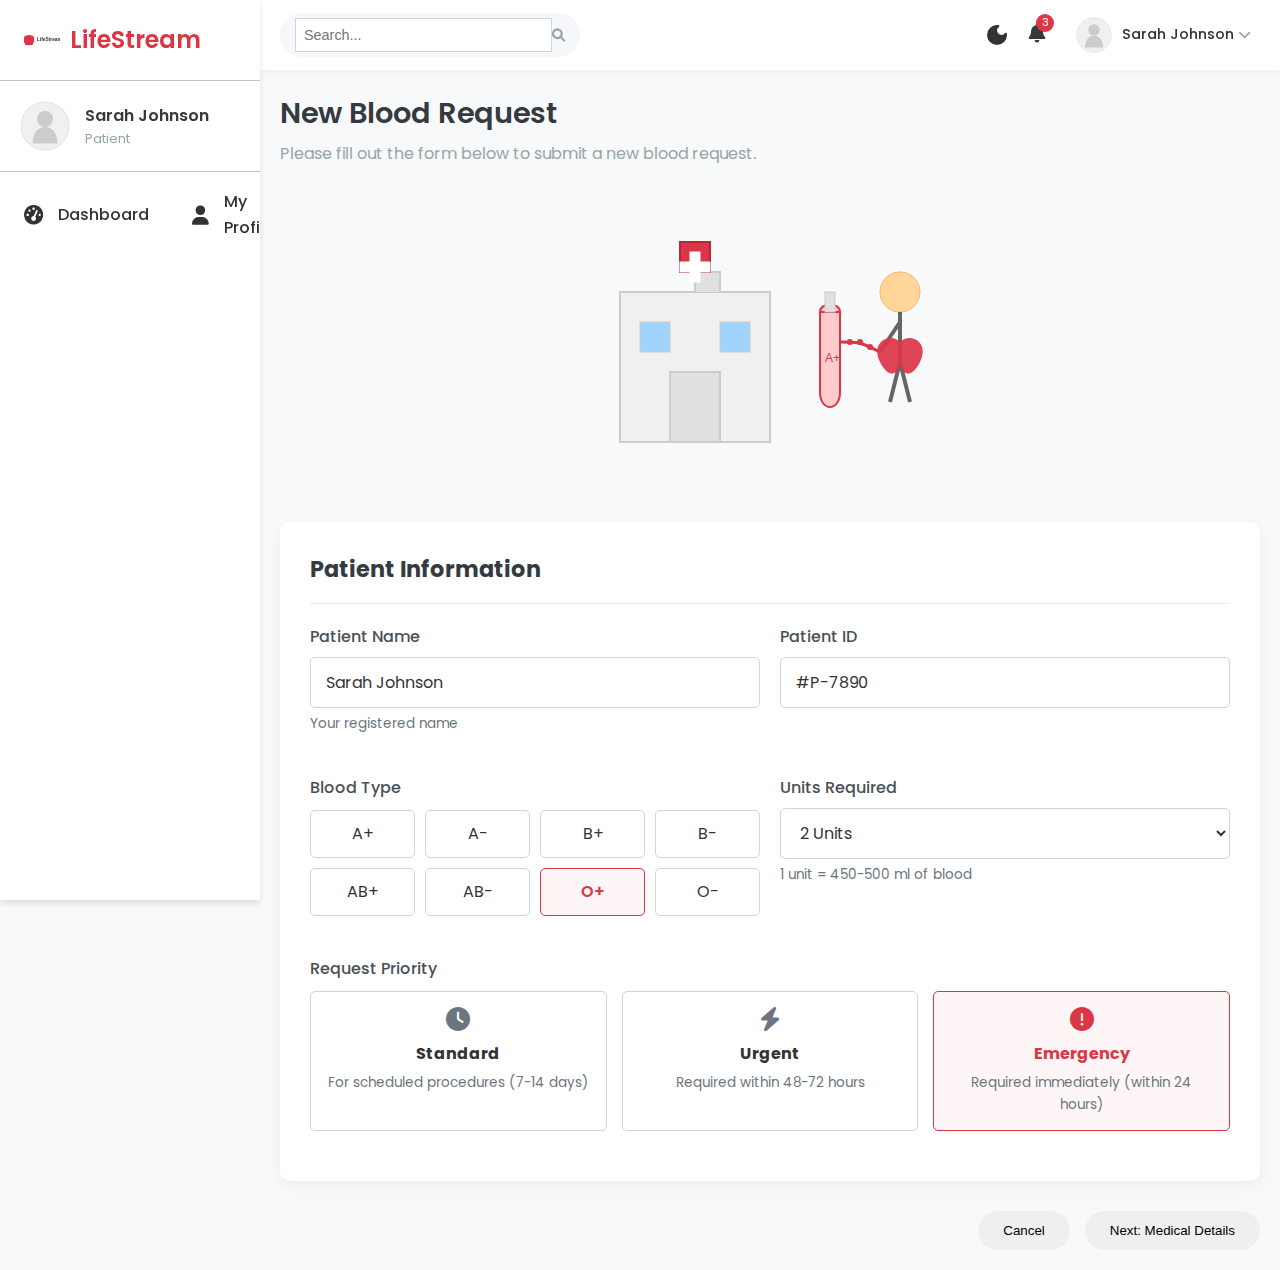
<file: patient/new-request.html>
<!DOCTYPE html>
<html lang="en">
<head>
    <meta charset="UTF-8">
    <meta name="viewport" content="width=device-width, initial-scale=1.0">
    <title>New Blood Request - LifeStream Blood Bank</title>
    <link rel="stylesheet" href="../css/style.css">
    <link rel="stylesheet" href="../css/dashboard.css">
    <link rel="stylesheet" href="../css/patient-dashboard.css">
    <link rel="stylesheet" href="../css/theme.css">
    <link rel="stylesheet" href="https://cdnjs.cloudflare.com/ajax/libs/font-awesome/6.0.0-beta3/css/all.min.css">
    <link href="https://fonts.googleapis.com/css2?family=Poppins:wght@300;400;500;600;700&display=swap" rel="stylesheet">
    <style>
        /* Additional styles specific to the request form */
        .form-section {
            background: #fff;
            border-radius: 10px;
            box-shadow: 0 5px 15px rgba(0, 0, 0, 0.05);
            padding: 30px;
            margin-bottom: 30px;
        }
        
        .form-section h2 {
            margin-top: 0;
            margin-bottom: 20px;
            color: #343a40;
            font-size: 1.4rem;
            border-bottom: 1px solid #e9ecef;
            padding-bottom: 15px;
        }
        
        .form-row {
            display: grid;
            grid-template-columns: repeat(auto-fit, minmax(250px, 1fr));
            gap: 20px;
            margin-bottom: 20px;
        }
        
        .form-group {
            margin-bottom: 20px;
        }
        
        .form-group label {
            display: block;
            margin-bottom: 8px;
            font-weight: 500;
            color: #495057;
        }
        
        .form-group input,
        .form-group select,
        .form-group textarea {
            width: 100%;
            padding: 12px 15px;
            border: 1px solid #ced4da;
            border-radius: 5px;
            font-family: 'Poppins', sans-serif;
            font-size: 1rem;
            transition: border-color 0.3s ease;
        }
        
        .form-group input:focus,
        .form-group select:focus,
        .form-group textarea:focus {
            border-color: var(--primary-color);
            outline: none;
            box-shadow: 0 0 0 3px rgba(220, 53, 69, 0.1);
        }
        
        .form-group textarea {
            min-height: 120px;
            resize: vertical;
        }
        
        .form-group .hint {
            font-size: 0.85rem;
            color: #6c757d;
            margin-top: 5px;
        }
        
        .radio-group {
            display: flex;
            gap: 20px;
            margin-top: 10px;
        }
        
        .radio-option {
            display: flex;
            align-items: center;
        }
        
        .radio-option input {
            margin-right: 8px;
            width: auto;
        }
        
        .priority-options {
            display: flex;
            gap: 15px;
            margin-top: 10px;
        }
        
        .priority-option {
            flex: 1;
            border: 1px solid #ced4da;
            border-radius: 5px;
            padding: 15px;
            text-align: center;
            cursor: pointer;
            transition: all 0.3s ease;
        }
        
        .priority-option:hover {
            background: #f8f9fa;
        }
        
        .priority-option.selected {
            border-color: var(--primary-color);
            background: rgba(220, 53, 69, 0.05);
        }
        
        .priority-option i {
            font-size: 1.5rem;
            margin-bottom: 10px;
            color: #6c757d;
        }
        
        .priority-option.selected i {
            color: var(--primary-color);
        }
        
        .priority-option h4 {
            margin: 0 0 5px 0;
            font-size: 1rem;
        }
        
        .priority-option p {
            margin: 0;
            font-size: 0.85rem;
            color: #6c757d;
        }
        
        .priority-option.selected h4 {
            color: var(--primary-color);
        }
        
        .blood-type-selector {
            display: grid;
            grid-template-columns: repeat(4, 1fr);
            gap: 10px;
            margin-top: 10px;
        }
        
        .blood-type-option {
            border: 1px solid #ced4da;
            border-radius: 5px;
            padding: 10px;
            text-align: center;
            cursor: pointer;
            transition: all 0.3s ease;
        }
        
        .blood-type-option:hover {
            background: #f8f9fa;
        }
        
        .blood-type-option.selected {
            border-color: var(--primary-color);
            background: rgba(220, 53, 69, 0.05);
            color: var(--primary-color);
            font-weight: 600;
        }
        
        .form-actions {
            display: flex;
            justify-content: flex-end;
            gap: 15px;
            margin-top: 30px;
        }
        
        .form-actions .btn {
            padding: 12px 25px;
        }
        
        .upload-area {
            border: 2px dashed #ced4da;
            border-radius: 5px;
            padding: 30px;
            text-align: center;
            margin-top: 10px;
            transition: all 0.3s ease;
            cursor: pointer;
        }
        
        .upload-area:hover {
            border-color: var(--primary-color);
            background: rgba(220, 53, 69, 0.02);
        }
        
        .upload-area i {
            font-size: 2rem;
            color: #6c757d;
            margin-bottom: 10px;
        }
        
        .upload-area p {
            margin: 0;
            color: #6c757d;
        }
        
        .upload-area .upload-hint {
            font-size: 0.85rem;
            margin-top: 5px;
        }
        
        .uploaded-files {
            margin-top: 15px;
        }
        
        .uploaded-file {
            display: flex;
            align-items: center;
            background: #f8f9fa;
            border-radius: 5px;
            padding: 10px 15px;
            margin-bottom: 10px;
        }
        
        .uploaded-file i {
            color: var(--primary-color);
            margin-right: 10px;
        }
        
        .uploaded-file .file-name {
            flex: 1;
        }
        
        .uploaded-file .remove-file {
            color: #dc3545;
            cursor: pointer;
        }
        
        .summary-item {
            display: flex;
            justify-content: space-between;
            padding: 15px 0;
            border-bottom: 1px solid #e9ecef;
        }
        
        .summary-item:last-child {
            border-bottom: none;
        }
        
        .summary-label {
            font-weight: 500;
            color: #495057;
        }
        
        .summary-value {
            font-weight: 600;
            color: #343a40;
        }
        
        .summary-value.highlight {
            color: var(--primary-color);
        }
        
        .confirmation-message {
            text-align: center;
            padding: 30px;
            background: #f8f9fa;
            border-radius: 10px;
            margin-top: 30px;
        }
        
        .confirmation-icon {
            font-size: 3rem;
            color: #28a745;
            margin-bottom: 20px;
        }
        
        .confirmation-message h2 {
            margin: 0 0 15px 0;
            color: #28a745;
        }
        
        .confirmation-message p {
            margin: 0 0 20px 0;
            color: #6c757d;
        }
        
        /* Blood Donation Illustration */
        .blood-donation-illustration {
            display: flex;
            justify-content: center;
            margin-bottom: 30px;
            overflow: hidden;
        }
        
        .animated-illustration {
            max-width: 100%;
            height: auto;
            animation: fadeIn 1s ease-out;
        }
        
        /* Animation Classes */
        .animate-fade-in {
            animation: fadeIn 0.5s ease forwards;
        }
        
        .animate-scale-in {
            animation: scaleIn 0.5s ease forwards;
        }
        
        .animate-slide-in {
            animation: slideInRight 0.5s ease forwards;
        }
        
        .animate-pulse {
            animation: pulse 2s infinite;
        }
        
        @media (max-width: 768px) {
            .form-row {
                grid-template-columns: 1fr;
            }
            
            .blood-type-selector {
                grid-template-columns: repeat(2, 1fr);
            }
            
            .priority-options {
                flex-direction: column;
            }
            
            .form-actions {
                flex-direction: column;
            }
            
            .form-actions .btn {
                width: 100%;
            }
            
            .blood-donation-illustration {
                margin-bottom: 20px;
            }
            
            .animated-illustration {
                max-width: 80%;
            }
        }
    </style>
</head>
<body class="dashboard-body">
    <!-- Sidebar Navigation -->
    <aside class="sidebar">
        <div class="sidebar-header">
            <img src="../images/logo.svg" alt="LifeStream Logo">
            <h2>LifeStream</h2>
        </div>
        <div class="admin-profile">
            <div class="admin-avatar">
                <img src="../images/patient-avatar.svg" alt="Patient Avatar">
            </div>
            <div class="admin-info">
                <h3>Sarah Johnson</h3>
                <p>Patient</p>
            </div>
        </div>
        <nav class="sidebar-nav">
            <ul>
                <li>
                    <a href="dashboard.html">
                        <i class="fas fa-tachometer-alt"></i>
                        <span>Dashboard</span>
                    </a>
                </li>
                <li>
                    <a href="profile.html">
                        <i class="fas fa-user"></i>
                        <span>My Profile</span>
                    </a>
                </li>
                <li class="active">
                    <a href="blood-requests.html">
                        <i class="fas fa-clipboard-list"></i>
                        <span>Blood Requests</span>
                    </a>
                </li>
                <li>
                    <a href="medical-history.html">
                        <i class="fas fa-notes-medical"></i>
                        <span>Medical History</span>
                    </a>
                </li>
                <li>
                    <a href="appointments.html">
                        <i class="fas fa-calendar-check"></i>
                        <span>Appointments</span>
                    </a>
                </li>
                <li>
                    <a href="hospitals.html">
                        <i class="fas fa-hospital"></i>
                        <span>Hospitals</span>
                    </a>
                </li>
                <li>
                    <a href="messages.html">
                        <i class="fas fa-envelope"></i>
                        <span>Messages</span>
                    </a>
                </li>
                <li>
                    <a href="settings.html">
                        <i class="fas fa-cog"></i>
                        <span>Settings</span>
                    </a>
                </li>
                <li class="logout">
                    <a href="../login.html">
                        <i class="fas fa-sign-out-alt"></i>
                        <span>Logout</span>
                    </a>
                </li>
            </ul>
        </nav>
    </aside>

    <!-- Main Content -->
    <main class="main-content">
        <!-- Top Navigation -->
        <header class="top-nav">
            <div class="menu-toggle">
                <i class="fas fa-bars"></i>
            </div>
            <div class="search-bar">
                <input type="text" placeholder="Search...">
                <button><i class="fas fa-search"></i></button>
            </div>
            <div class="top-nav-right">
                <div class="theme-toggle" id="themeToggle">
                    <img src="../images/dark-mode-icon.svg" alt="Toggle Theme" id="themeIcon">
                </div>
                <div class="notification-bell">
                    <i class="fas fa-bell"></i>
                    <span class="notification-count">3</span>
                    <div class="notification-dropdown">
                        <div class="notification-header">
                            <h3>Notifications</h3>
                            <a href="#">Mark all as read</a>
                        </div>
                        <div class="notification-list">
                            <div class="notification-item unread">
                                <div class="notification-icon emergency">
                                    <i class="fas fa-check-circle"></i>
                                </div>
                                <div class="notification-content">
                                    <p>Your blood request #REQ-1234 has been approved</p>
                                    <span class="notification-time">2 hours ago</span>
                                </div>
                            </div>
                            <div class="notification-item unread">
                                <div class="notification-icon">
                                    <i class="fas fa-calendar-check"></i>
                                </div>
                                <div class="notification-content">
                                    <p>Appointment reminder: Tomorrow at 10:00 AM</p>
                                    <span class="notification-time">5 hours ago</span>
                                </div>
                            </div>
                            <div class="notification-item unread">
                                <div class="notification-icon">
                                    <i class="fas fa-envelope"></i>
                                </div>
                                <div class="notification-content">
                                    <p>New message from Dr. Williams</p>
                                    <span class="notification-time">Yesterday</span>
                                </div>
                            </div>
                        </div>
                        <div class="notification-footer">
                            <a href="notifications.html">View all notifications</a>
                        </div>
                    </div>
                </div>
                <div class="admin-dropdown">
                    <div class="admin-dropdown-toggle">
                        <img src="../images/patient-avatar.svg" alt="Patient Avatar">
                        <span>Sarah Johnson</span>
                        <i class="fas fa-chevron-down"></i>
                    </div>
                    <div class="admin-dropdown-menu">
                        <a href="profile.html"><i class="fas fa-user"></i> Profile</a>
                        <a href="settings.html"><i class="fas fa-cog"></i> Settings</a>
                        <a href="../login.html"><i class="fas fa-sign-out-alt"></i> Logout</a>
                    </div>
                </div>
            </div>
        </header>

        <!-- Dashboard Content -->
        <div class="dashboard-content">
            <div class="page-header">
                <h1>New Blood Request</h1>
                <p>Please fill out the form below to submit a new blood request.</p>
            </div>

            <!-- Multi-step Form -->
            <div class="form-container" id="requestForm">
                <!-- Blood Donation Illustration -->
                <div class="blood-donation-illustration">
                    <img src="../images/blood-donation.svg" alt="Blood Donation Illustration" class="animated-illustration">
                </div>
                <!-- Step 1: Patient Information -->
                <div class="form-step" data-step="1">
                    <div class="form-section">
                        <h2>Patient Information</h2>
                        <div class="form-row">
                            <div class="form-group">
                                <label for="patientName">Patient Name</label>
                                <input type="text" id="patientName" value="Sarah Johnson" readonly>
                                <p class="hint">Your registered name</p>
                            </div>
                            <div class="form-group">
                                <label for="patientId">Patient ID</label>
                                <input type="text" id="patientId" value="#P-7890" readonly>
                            </div>
                        </div>
                        <div class="form-row">
                            <div class="form-group">
                                <label for="bloodType">Blood Type</label>
                                <div class="blood-type-selector">
                                    <div class="blood-type-option" data-type="A+">A+</div>
                                    <div class="blood-type-option" data-type="A-">A-</div>
                                    <div class="blood-type-option" data-type="B+">B+</div>
                                    <div class="blood-type-option" data-type="B-">B-</div>
                                    <div class="blood-type-option" data-type="AB+">AB+</div>
                                    <div class="blood-type-option" data-type="AB-">AB-</div>
                                    <div class="blood-type-option selected" data-type="O+">O+</div>
                                    <div class="blood-type-option" data-type="O-">O-</div>
                                </div>
                                <input type="hidden" id="bloodType" value="O+">
                            </div>
                            <div class="form-group">
                                <label for="unitsRequired">Units Required</label>
                                <select id="unitsRequired">
                                    <option value="1">1 Unit</option>
                                    <option value="2" selected>2 Units</option>
                                    <option value="3">3 Units</option>
                                    <option value="4">4 Units</option>
                                    <option value="5">5 Units</option>
                                    <option value="6+">6+ Units</option>
                                </select>
                                <p class="hint">1 unit = 450-500 ml of blood</p>
                            </div>
                        </div>
                        <div class="form-group">
                            <label>Request Priority</label>
                            <div class="priority-options">
                                <div class="priority-option" data-priority="standard">
                                    <i class="fas fa-clock"></i>
                                    <h4>Standard</h4>
                                    <p>For scheduled procedures (7-14 days)</p>
                                </div>
                                <div class="priority-option" data-priority="urgent">
                                    <i class="fas fa-bolt"></i>
                                    <h4>Urgent</h4>
                                    <p>Required within 48-72 hours</p>
                                </div>
                                <div class="priority-option selected" data-priority="emergency">
                                    <i class="fas fa-exclamation-circle"></i>
                                    <h4>Emergency</h4>
                                    <p>Required immediately (within 24 hours)</p>
                                </div>
                            </div>
                            <input type="hidden" id="requestPriority" value="emergency">
                        </div>
                    </div>
                    <div class="form-actions">
                        <button type="button" class="btn secondary-btn" id="cancelRequest">Cancel</button>
                        <button type="button" class="btn primary-btn" id="nextToStep2">Next: Medical Details</button>
                    </div>
                </div>

                <!-- Step 2: Medical Details -->
                <div class="form-step" data-step="2" style="display: none;">
                    <div class="form-section">
                        <h2>Medical Details</h2>
                        <div class="form-row">
                            <div class="form-group">
                                <label for="hospital">Hospital/Medical Facility</label>
                                <select id="hospital">
                                    <option value="central">Central Hospital</option>
                                    <option value="memorial">Memorial Medical Center</option>
                                    <option value="community">Community Health Center</option>
                                    <option value="other">Other (specify below)</option>
                                </select>
                            </div>
                            <div class="form-group">
                                <label for="otherHospital">Other Hospital (if applicable)</label>
                                <input type="text" id="otherHospital" placeholder="Enter hospital name">
                            </div>
                        </div>
                        <div class="form-row">
                            <div class="form-group">
                                <label for="doctorName">Attending Physician</label>
                                <input type="text" id="doctorName" value="Dr. Williams">
                            </div>
                            <div class="form-group">
                                <label for="doctorContact">Physician Contact</label>
                                <input type="text" id="doctorContact" placeholder="Phone or email">
                            </div>
                        </div>
                        <div class="form-group">
                            <label for="medicalReason">Medical Reason for Request</label>
                            <select id="medicalReason">
                                <option value="surgery">Surgery</option>
                                <option value="anemia" selected>Anemia Treatment</option>
                                <option value="accident">Accident/Trauma</option>
                                <option value="cancer">Cancer Treatment</option>
                                <option value="childbirth">Childbirth Complications</option>
                                <option value="other">Other Medical Condition</option>
                            </select>
                        </div>
                        <div class="form-group">
                            <label for="additionalDetails">Additional Medical Details</label>
                            <textarea id="additionalDetails" placeholder="Please provide any additional details about the medical condition or requirements">Severe anemia requiring blood transfusion. Hemoglobin levels at 7.2 g/dL.</textarea>
                        </div>
                        <div class="form-group">
                            <label>Upload Medical Documents (optional)</label>
                            <div class="upload-area" id="uploadArea">
                                <i class="fas fa-file-upload"></i>
                                <p>Drag & drop files here or click to browse</p>
                                <p class="upload-hint">Accepted formats: PDF, JPG, PNG (Max 5MB)</p>
                            </div>
                            <div class="uploaded-files" id="uploadedFiles">
                                <div class="uploaded-file">
                                    <i class="fas fa-file-pdf"></i>
                                    <span class="file-name">Doctor_Prescription.pdf</span>
                                    <span class="remove-file"><i class="fas fa-times"></i></span>
                                </div>
                                <div class="uploaded-file">
                                    <i class="fas fa-file-medical-alt"></i>
                                    <span class="file-name">Lab_Results.pdf</span>
                                    <span class="remove-file"><i class="fas fa-times"></i></span>
                                </div>
                            </div>
                        </div>
                    </div>
                    <div class="form-actions">
                        <button type="button" class="btn secondary-btn" id="backToStep1">Back</button>
                        <button type="button" class="btn primary-btn" id="nextToStep3">Next: Review & Submit</button>
                    </div>
                </div>

                <!-- Step 3: Review & Submit -->
                <div class="form-step" data-step="3" style="display: none;">
                    <div class="form-section">
                        <h2>Review Your Request</h2>
                        <div class="request-summary">
                            <div class="summary-item">
                                <span class="summary-label">Patient Name</span>
                                <span class="summary-value">Sarah Johnson</span>
                            </div>
                            <div class="summary-item">
                                <span class="summary-label">Patient ID</span>
                                <span class="summary-value">#P-7890</span>
                            </div>
                            <div class="summary-item">
                                <span class="summary-label">Blood Type</span>
                                <span class="summary-value highlight">O+</span>
                            </div>
                            <div class="summary-item">
                                <span class="summary-label">Units Required</span>
                                <span class="summary-value">2 Units</span>
                            </div>
                            <div class="summary-item">
                                <span class="summary-label">Priority</span>
                                <span class="summary-value highlight">Emergency (within 24 hours)</span>
                            </div>
                            <div class="summary-item">
                                <span class="summary-label">Hospital</span>
                                <span class="summary-value">Central Hospital</span>
                            </div>
                            <div class="summary-item">
                                <span class="summary-label">Attending Physician</span>
                                <span class="summary-value">Dr. Williams</span>
                            </div>
                            <div class="summary-item">
                                <span class="summary-label">Medical Reason</span>
                                <span class="summary-value">Anemia Treatment</span>
                            </div>
                            <div class="summary-item">
                                <span class="summary-label">Additional Details</span>
                                <span class="summary-value">Severe anemia requiring blood transfusion. Hemoglobin levels at 7.2 g/dL.</span>
                            </div>
                            <div class="summary-item">
                                <span class="summary-label">Uploaded Documents</span>
                                <span class="summary-value">2 files</span>
                            </div>
                        </div>
                        <div class="form-group">
                            <label for="confirmationCheckbox" class="checkbox-label">
                                <input type="checkbox" id="confirmationCheckbox" checked>
                                I confirm that all the information provided is accurate and complete to the best of my knowledge.
                            </label>
                        </div>
                    </div>
                    <div class="form-actions">
                        <button type="button" class="btn secondary-btn" id="backToStep2">Back</button>
                        <button type="button" class="btn primary-btn" id="submitRequest">Submit Request</button>
                    </div>
                </div>

                <!-- Step 4: Confirmation -->
                <div class="form-step" data-step="4" style="display: none;">
                    <div class="confirmation-message">
                        <div class="confirmation-icon">
                            <i class="fas fa-check-circle"></i>
                        </div>
                        <h2>Request Submitted Successfully!</h2>
                        <p>Your blood request has been submitted and is being processed. You will receive notifications about the status of your request.</p>
                        <p><strong>Request ID:</strong> <span id="generatedRequestId">#REQ-5678</span></p>
                        <p><strong>Estimated Response Time:</strong> Within 24 hours</p>
                        <div class="form-actions" style="justify-content: center;">
                            <a href="dashboard.html" class="btn secondary-btn">Back to Dashboard</a>
                            <a href="blood-requests.html" class="btn primary-btn">View All Requests</a>
                        </div>
                    </div>
                </div>
            </div>
        </div>
    </main>

    <!-- Scripts -->
    <script src="../js/dashboard.js"></script>
    <script>
        document.addEventListener('DOMContentLoaded', function() {
            // Initialize theme from localStorage or default to light
            initTheme();
            
            // Initialize form navigation
            initFormNavigation();
            
            // Initialize blood type selector
            initBloodTypeSelector();
            
            // Initialize priority selector
            initPrioritySelector();
            
            // Initialize file upload
            initFileUpload();
            
            // Initialize mobile menu toggle
            const menuToggle = document.querySelector('.menu-toggle');
            const sidebar = document.querySelector('.sidebar');
            
            if (menuToggle && sidebar) {
                menuToggle.addEventListener('click', function() {
                    sidebar.classList.toggle('active');
                });
            }
            
            // Initialize notification system
            const notificationBell = document.querySelector('.notification-bell');
            const notificationDropdown = document.querySelector('.notification-dropdown');
            
            if (notificationBell && notificationDropdown) {
                notificationBell.addEventListener('click', function(e) {
                    e.stopPropagation();
                    notificationDropdown.classList.toggle('active');
                });
                
                document.addEventListener('click', function() {
                    if (notificationDropdown.classList.contains('active')) {
                        notificationDropdown.classList.remove('active');
                    }
                });
                
                notificationDropdown.addEventListener('click', function(e) {
                    e.stopPropagation();
                });
            }
            
            // Initialize admin dropdown
            const adminDropdownToggle = document.querySelector('.admin-dropdown-toggle');
            const adminDropdownMenu = document.querySelector('.admin-dropdown-menu');
            
            if (adminDropdownToggle && adminDropdownMenu) {
                adminDropdownToggle.addEventListener('click', function(e) {
                    e.stopPropagation();
                    adminDropdownMenu.classList.toggle('active');
                });
                
                document.addEventListener('click', function() {
                    if (adminDropdownMenu.classList.contains('active')) {
                        adminDropdownMenu.classList.remove('active');
                    }
                });
                
                adminDropdownMenu.addEventListener('click', function(e) {
                    e.stopPropagation();
                });
            }
            
            // Theme toggle
            const themeToggle = document.getElementById('themeToggle');
            if (themeToggle) {
                themeToggle.addEventListener('click', toggleTheme);
            }
            
            // Add animations to form sections
            addAnimations();
        });
        
        // Initialize theme
        function initTheme() {
            const currentTheme = localStorage.getItem('theme') || 'light';
            document.body.setAttribute('data-theme', currentTheme);
            updateThemeIcon(currentTheme);
        }
        
        // Toggle between light and dark themes
        function toggleTheme() {
            const currentTheme = document.body.getAttribute('data-theme');
            const newTheme = currentTheme === 'dark' ? 'light' : 'dark';
            
            document.body.setAttribute('data-theme', newTheme);
            localStorage.setItem('theme', newTheme);
            
            updateThemeIcon(newTheme);
            
            // Add animation to theme toggle
            const themeIcon = document.getElementById('themeIcon');
            themeIcon.classList.add('animate-pulse');
            setTimeout(() => {
                themeIcon.classList.remove('animate-pulse');
            }, 1000);
        }
        
        // Update theme icon based on current theme
        function updateThemeIcon(theme) {
            const themeIcon = document.getElementById('themeIcon');
            if (themeIcon) {
                if (theme === 'dark') {
                    themeIcon.src = '../images/light-mode-icon.svg';
                } else {
                    themeIcon.src = '../images/dark-mode-icon.svg';
                }
            }
        }
        
        // Add animations to form elements
        function addAnimations() {
            // Add animation classes to form sections
            const formSections = document.querySelectorAll('.form-section');
            formSections.forEach((section, index) => {
                section.classList.add('animate-fade-in');
                section.style.animationDelay = `${index * 0.1}s`;
            });
            
            // Add animation to blood type options
            const bloodTypeOptions = document.querySelectorAll('.blood-type-option');
            bloodTypeOptions.forEach((option, index) => {
                option.classList.add('animate-scale-in');
                option.style.animationDelay = `${0.2 + index * 0.05}s`;
            });
            
            // Add animation to priority options
            const priorityOptions = document.querySelectorAll('.priority-option');
            priorityOptions.forEach((option, index) => {
                option.classList.add('animate-scale-in');
                option.style.animationDelay = `${0.2 + index * 0.1}s`;
            });
            
            // Add animation to buttons
            const buttons = document.querySelectorAll('.btn');
            buttons.forEach((button, index) => {
                button.classList.add('animate-fade-in');
                button.style.animationDelay = `${0.5 + index * 0.1}s`;
            });
        }
        
        // Form navigation functions
        function initFormNavigation() {
            const nextToStep2 = document.getElementById('nextToStep2');
            const backToStep1 = document.getElementById('backToStep1');
            const nextToStep3 = document.getElementById('nextToStep3');
            const backToStep2 = document.getElementById('backToStep2');
            const submitRequest = document.getElementById('submitRequest');
            const cancelRequest = document.getElementById('cancelRequest');
            
            // Next to step 2
            nextToStep2.addEventListener('click', function() {
                showStep(2);
            });
            
            // Back to step 1
            backToStep1.addEventListener('click', function() {
                showStep(1);
            });
            
            // Next to step 3
            nextToStep3.addEventListener('click', function() {
                // Update summary values
                document.querySelector('.summary-value.highlight:nth-of-type(1)').textContent = 
                    document.getElementById('bloodType').value;
                
                const unitsSelect = document.getElementById('unitsRequired');
                const unitsText = unitsSelect.options[unitsSelect.selectedIndex].text;
                document.querySelectorAll('.summary-value')[3].textContent = unitsText;
                
                const priorityValue = document.getElementById('requestPriority').value;
                let priorityText = 'Standard (7-14 days)';
                if (priorityValue === 'urgent') {
                    priorityText = 'Urgent (within 48-72 hours)';
                } else if (priorityValue === 'emergency') {
                    priorityText = 'Emergency (within 24 hours)';
                }
                document.querySelectorAll('.summary-value')[4].textContent = priorityText;
                
                const hospitalSelect = document.getElementById('hospital');
                const hospitalText = hospitalSelect.options[hospitalSelect.selectedIndex].text;
                document.querySelectorAll('.summary-value')[5].textContent = hospitalText;
                
                document.querySelectorAll('.summary-value')[6].textContent = 
                    document.getElementById('doctorName').value;
                
                const reasonSelect = document.getElementById('medicalReason');
                const reasonText = reasonSelect.options[reasonSelect.selectedIndex].text;
                document.querySelectorAll('.summary-value')[7].textContent = reasonText;
                
                document.querySelectorAll('.summary-value')[8].textContent = 
                    document.getElementById('additionalDetails').value;
                
                showStep(3);
            });
            
            // Back to step 2
            backToStep2.addEventListener('click', function() {
                showStep(2);
            });
            
            // Submit request
            submitRequest.addEventListener('click', function() {
                // Generate a random request ID
                const requestId = '#REQ-' + Math.floor(1000 + Math.random() * 9000);
                document.getElementById('generatedRequestId').textContent = requestId;
                
                showStep(4);
                
                // Add animations to confirmation step
                const confirmationIcon = document.querySelector('.confirmation-icon');
                const confirmationTitle = document.querySelector('.confirmation-message h2');
                const confirmationText = document.querySelector('.confirmation-message p');
                
                if (confirmationIcon && confirmationTitle && confirmationText) {
                    confirmationIcon.classList.add('animate-scale-in');
                    confirmationTitle.classList.add('animate-fade-in');
                    confirmationTitle.style.animationDelay = '0.2s';
                    confirmationText.classList.add('animate-fade-in');
                    confirmationText.style.animationDelay = '0.4s';
                }
            });
            
            // Cancel request
            cancelRequest.addEventListener('click', function() {
                if (confirm('Are you sure you want to cancel this request? All entered data will be lost.')) {
                    window.location.href = 'dashboard.html';
                }
            });
        }
        
        function showStep(stepNumber) {
            const steps = document.querySelectorAll('.form-step');
            steps.forEach(step => {
                step.style.display = 'none';
            });
            
            const currentStep = document.querySelector(`.form-step[data-step="${stepNumber}"]`);
            currentStep.style.display = 'block';
            
            // Add entrance animation to the current step
            currentStep.classList.add('animate-fade-in');
            
            // Scroll to top of form
            currentStep.scrollIntoView({ behavior: 'smooth', block: 'start' });
        }
        
        // Blood type selector
        function initBloodTypeSelector() {
            const bloodTypeOptions = document.querySelectorAll('.blood-type-option');
            const bloodTypeInput = document.getElementById('bloodType');
            
            bloodTypeOptions.forEach(option => {
                option.addEventListener('click', function() {
                    // Remove selected class from all options
                    bloodTypeOptions.forEach(opt => {
                        opt.classList.remove('selected');
                    });
                    
                    // Add selected class to clicked option
                    this.classList.add('selected');
                    
                    // Update hidden input value
                    bloodTypeInput.value = this.getAttribute('data-type');
                    
                    // Add pulse animation
                    this.classList.add('animate-pulse');
                    setTimeout(() => {
                        this.classList.remove('animate-pulse');
                    }, 1000);
                });
            });
        }
        
        // Priority selector
        function initPrioritySelector() {
            const priorityOptions = document.querySelectorAll('.priority-option');
            const priorityInput = document.getElementById('requestPriority');
            
            priorityOptions.forEach(option => {
                option.addEventListener('click', function() {
                    // Remove selected class from all options
                    priorityOptions.forEach(opt => {
                        opt.classList.remove('selected');
                    });
                    
                    // Add selected class to clicked option
                    this.classList.add('selected');
                    
                    // Update hidden input value
                    priorityInput.value = this.getAttribute('data-priority');
                    
                    // Add pulse animation
                    this.classList.add('animate-pulse');
                    setTimeout(() => {
                        this.classList.remove('animate-pulse');
                    }, 1000);
                });
            });
        }
        
        // File upload
        function initFileUpload() {
            const uploadArea = document.getElementById('uploadArea');
            const uploadedFiles = document.getElementById('uploadedFiles');
            
            uploadArea.addEventListener('click', function() {
                // In a real application, this would open a file picker
                alert('This would open a file picker in the actual application.');
            });
            
            // Handle drag and drop events
            uploadArea.addEventListener('dragover', function(e) {
                e.preventDefault();
                this.classList.add('active');
                this.classList.add('animate-pulse');
            });
            
            uploadArea.addEventListener('dragleave', function() {
                this.classList.remove('active');
                this.classList.remove('animate-pulse');
            });
            
            uploadArea.addEventListener('drop', function(e) {
                e.preventDefault();
                this.classList.remove('active');
                this.classList.remove('animate-pulse');
                
                // In a real application, this would handle the dropped files
                alert('File drop detected. This would process the files in the actual application.');
            });
            
            // Handle remove file buttons
            const removeButtons = document.querySelectorAll('.remove-file');
            removeButtons.forEach(button => {
                button.addEventListener('click', function() {
                    const fileItem = this.closest('.uploaded-file');
                    fileItem.classList.add('animate-fade-in');
                    fileItem.style.animationDirection = 'reverse';
                    
                    setTimeout(() => {
                        fileItem.remove();
                    }, 500);
                });
            });
        }
    </script>
</body>
</html>
</file>
<file: css/style.css>
/* Global Styles */
:root {
    --primary-color: #e74c3c;
    --secondary-color: #3498db;
    --dark-color: #2c3e50;
    --light-color: #ecf0f1;
    --success-color: #2ecc71;
    --warning-color: #f39c12;
    --danger-color: #c0392b;
    --gray-color: #95a5a6;
    --box-shadow: 0 5px 15px rgba(0, 0, 0, 0.1);
    --transition: all 0.3s ease;
}

* {
    margin: 0;
    padding: 0;
    box-sizing: border-box;
}

html {
    scroll-behavior: smooth;
}

body {
    font-family: 'Poppins', sans-serif;
    line-height: 1.6;
    color: var(--dark-color);
    background-color: #fff;
    overflow-x: hidden;
}

a {
    text-decoration: none;
    color: var(--dark-color);
    transition: var(--transition);
}

ul {
    list-style: none;
}

img {
    max-width: 100%;
    height: auto;
}

.container {
    max-width: 1200px;
    margin: 0 auto;
    padding: 0 20px;
}

section {
    padding: 80px 0;
}

.section-header {
    text-align: center;
    margin-bottom: 50px;
}

.section-header h2 {
    font-size: 2.5rem;
    color: var(--dark-color);
    margin-bottom: 10px;
    position: relative;
    display: inline-block;
}

.section-header h2::after {
    content: '';
    position: absolute;
    bottom: -10px;
    left: 50%;
    transform: translateX(-50%);
    width: 50px;
    height: 3px;
    background-color: var(--primary-color);
}

.section-header p {
    color: var(--gray-color);
    font-size: 1.1rem;
}

/* Buttons */
.btn {
    display: inline-block;
    padding: 12px 30px;
    border-radius: 50px;
    font-weight: 500;
    text-align: center;
    cursor: pointer;
    transition: var(--transition);
    border: none;
    outline: none;
}

.btn-primary {
    background-color: var(--primary-color);
    color: #fff;
}

.btn-primary:hover {
    background-color: var(--danger-color);
    transform: translateY(-3px);
    box-shadow: var(--box-shadow);
}

.btn-secondary {
    background-color: var(--secondary-color);
    color: #fff;
}

.btn-secondary:hover {
    background-color: #2980b9;
    transform: translateY(-3px);
    box-shadow: var(--box-shadow);
}

.btn-service {
    display: inline-block;
    padding: 8px 20px;
    background-color: transparent;
    color: var(--primary-color);
    border: 1px solid var(--primary-color);
    border-radius: 50px;
    font-weight: 500;
    transition: var(--transition);
}

.btn-service:hover {
    background-color: var(--primary-color);
    color: #fff;
}

/* Preloader Animation */
.preloader {
    position: fixed;
    top: 0;
    left: 0;
    width: 100%;
    height: 100%;
    background-color: #fff;
    display: flex;
    justify-content: center;
    align-items: center;
    z-index: 9999;
    transition: opacity 0.5s ease, visibility 0.5s ease;
}

.blood-drop {
    position: relative;
    width: 100px;
    height: 100px;
}

.drop {
    position: absolute;
    width: 50px;
    height: 50px;
    background-color: var(--primary-color);
    border-radius: 50% 50% 50% 0;
    transform: rotate(-45deg);
    animation: drip 2s infinite;
    left: 25px;
    top: 0;
}

.waves {
    position: absolute;
    bottom: 0;
    width: 100%;
    height: 20px;
    display: flex;
    justify-content: center;
    align-items: flex-end;
}

.waves div {
    width: 10px;
    height: 10px;
    margin: 0 5px;
    border-radius: 50%;
    background-color: var(--primary-color);
    animation: wave 1.5s infinite ease-in-out;
}

.waves div:nth-child(2) {
    animation-delay: 0.2s;
}

.waves div:nth-child(3) {
    animation-delay: 0.4s;
}

@keyframes drip {
    0% {
        transform: rotate(-45deg) translateY(0);
        opacity: 1;
    }
    70% {
        transform: rotate(-45deg) translateY(20px);
        opacity: 1;
    }
    100% {
        transform: rotate(-45deg) translateY(40px);
        opacity: 0;
    }
}

@keyframes wave {
    0%, 100% {
        transform: scaleY(0.5);
    }
    50% {
        transform: scaleY(1);
    }
}

/* Header Styles */
header {
    position: fixed;
    top: 0;
    left: 0;
    width: 100%;
    background-color: rgba(255, 255, 255, 0.95);
    box-shadow: 0 2px 10px rgba(0, 0, 0, 0.1);
    z-index: 1000;
    transition: var(--transition);
}

header.scrolled {
    padding: 10px 0;
    background-color: #fff;
}

header .container {
    display: flex;
    justify-content: space-between;
    align-items: center;
    padding: 15px 20px;
}

.logo {
    display: flex;
    align-items: center;
}

.logo img {
    width: 40px;
    margin-right: 10px;
}

.logo h1 {
    font-size: 1.8rem;
    color: var(--primary-color);
    font-weight: 700;
}

nav ul {
    display: flex;
    align-items: center;
}

nav ul li {
    margin-left: 30px;
}

nav ul li a {
    font-weight: 500;
    position: relative;
}

nav ul li a::after {
    content: '';
    position: absolute;
    bottom: -5px;
    left: 0;
    width: 0;
    height: 2px;
    background-color: var(--primary-color);
    transition: var(--transition);
}

nav ul li a:hover::after,
nav ul li a.active::after {
    width: 100%;
}

.btn-login {
    background-color: var(--primary-color);
    color: #fff;
    padding: 8px 20px;
    border-radius: 50px;
}

.btn-login:hover {
    background-color: var(--danger-color);
}

.hamburger {
    display: none;
    cursor: pointer;
}

.hamburger span {
    display: block;
    width: 25px;
    height: 3px;
    background-color: var(--dark-color);
    margin: 5px 0;
    transition: var(--transition);
}

/* Hero Section */
.hero {
    padding-top: 150px;
    padding-bottom: 0;
    background: linear-gradient(135deg, #f5f7fa 0%, #e8ecf1 100%);
    position: relative;
    overflow: hidden;
}

.hero .container {
    display: flex;
    align-items: center;
    justify-content: space-between;
}

.hero-content {
    flex: 1;
    padding-right: 50px;
}

.hero-content h1 {
    font-size: 3.5rem;
    line-height: 1.2;
    margin-bottom: 20px;
    color: var(--dark-color);
}

.hero-content h1 span {
    color: var(--primary-color);
    display: block;
}

.animate-text {
    opacity: 0;
    transform: translateY(20px);
    animation: fadeInUp 1s forwards 0.5s;
}

.hero-content p {
    font-size: 1.1rem;
    color: var(--gray-color);
    margin-bottom: 30px;
    opacity: 0;
    transform: translateY(20px);
    animation: fadeInUp 1s forwards 0.7s;
}

.hero-buttons {
    display: flex;
    gap: 15px;
    opacity: 0;
    transform: translateY(20px);
    animation: fadeInUp 1s forwards 0.9s;
}

.hero-image {
    flex: 1;
    text-align: right;
    opacity: 0;
    transform: translateX(20px);
    animation: fadeInRight 1s forwards 1.1s;
}

.hero-image img {
    max-width: 100%;
    height: auto;
}

@keyframes fadeInUp {
    to {
        opacity: 1;
        transform: translateY(0);
    }
}

@keyframes fadeInRight {
    to {
        opacity: 1;
        transform: translateX(0);
    }
}

.blood-stats {
    background-color: #fff;
    padding: 30px 0;
    box-shadow: 0 -5px 15px rgba(0, 0, 0, 0.05);
    margin-top: 50px;
}

.blood-stats .container {
    display: flex;
    justify-content: space-between;
    flex-wrap: wrap;
}

.stat-item {
    text-align: center;
    padding: 20px;
    flex: 1;
    min-width: 200px;
    transition: var(--transition);
}

.stat-item:hover {
    transform: translateY(-5px);
}

.stat-item i {
    font-size: 2.5rem;
    color: var(--primary-color);
    margin-bottom: 15px;
}

.stat-item h3 {
    font-size: 2rem;
    color: var(--dark-color);
    margin-bottom: 5px;
}

.stat-item p {
    color: var(--gray-color);
}

/* About Section */
.about {
    background-color: #fff;
}

.about-content {
    display: flex;
    align-items: center;
    gap: 50px;
}

.about-image {
    flex: 1;
    position: relative;
}

.about-image img {
    border-radius: 10px;
    box-shadow: var(--box-shadow);
    transition: var(--transition);
}

.about-image:hover img {
    transform: scale(1.02);
}

.about-text {
    flex: 1;
}

.about-text h3 {
    font-size: 1.8rem;
    color: var(--dark-color);
    margin-bottom: 15px;
}

.about-text p {
    margin-bottom: 20px;
    color: var(--gray-color);
}

.about-features {
    display: grid;
    grid-template-columns: repeat(2, 1fr);
    gap: 15px;
    margin-top: 30px;
}

.feature {
    display: flex;
    align-items: center;
}

.feature i {
    color: var(--success-color);
    font-size: 1.2rem;
    margin-right: 10px;
}

/* Services Section */
.services {
    background-color: #f9f9f9;
}

.services-grid {
    display: grid;
    grid-template-columns: repeat(auto-fit, minmax(300px, 1fr));
    gap: 30px;
}

.service-card {
    background-color: #fff;
    border-radius: 10px;
    padding: 30px;
    text-align: center;
    box-shadow: var(--box-shadow);
    transition: var(--transition);
}

.service-card:hover {
    transform: translateY(-10px);
}

.service-icon {
    width: 70px;
    height: 70px;
    background-color: rgba(231, 76, 60, 0.1);
    border-radius: 50%;
    display: flex;
    justify-content: center;
    align-items: center;
    margin: 0 auto 20px;
}

.service-icon i {
    font-size: 1.8rem;
    color: var(--primary-color);
}

.service-card h3 {
    font-size: 1.5rem;
    margin-bottom: 15px;
    color: var(--dark-color);
}

.service-card p {
    color: var(--gray-color);
    margin-bottom: 20px;
}

/* Donation Process Section */
.donation-process {
    background-color: #fff;
}

.process-steps {
    display: flex;
    justify-content: space-between;
    flex-wrap: wrap;
    gap: 30px;
}

.step {
    flex: 1;
    min-width: 200px;
    text-align: center;
    position: relative;
    padding: 30px 20px;
    background-color: #f9f9f9;
    border-radius: 10px;
    box-shadow: var(--box-shadow);
    transition: var(--transition);
}

.step:hover {
    transform: translateY(-5px);
}

.step-number {
    position: absolute;
    top: -20px;
    left: 50%;
    transform: translateX(-50%);
    width: 40px;
    height: 40px;
    background-color: var(--primary-color);
    color: #fff;
    border-radius: 50%;
    display: flex;
    justify-content: center;
    align-items: center;
    font-weight: 700;
    font-size: 1.2rem;
}

.step-icon {
    font-size: 2.5rem;
    color: var(--primary-color);
    margin-bottom: 20px;
}

.step h3 {
    font-size: 1.5rem;
    margin-bottom: 10px;
    color: var(--dark-color);
}

.step p {
    color: var(--gray-color);
}

/* Blood Availability Section */
.blood-availability {
    background-color: #f9f9f9;
}

.blood-types {
    display: grid;
    grid-template-columns: repeat(auto-fit, minmax(150px, 1fr));
    gap: 20px;
    margin-bottom: 50px;
}

.blood-type {
    background-color: #fff;
    border-radius: 10px;
    overflow: hidden;
    box-shadow: var(--box-shadow);
    transition: var(--transition);
}

.blood-type:hover {
    transform: translateY(-5px);
}

.blood-group {
    padding: 20px;
    text-align: center;
    font-size: 2rem;
    font-weight: 700;
    color: #fff;
}

.a-positive, .a-negative {
    background-color: #e74c3c;
}

.b-positive, .b-negative {
    background-color: #3498db;
}

.ab-positive, .ab-negative {
    background-color: #9b59b6;
}

.o-positive, .o-negative {
    background-color: #2ecc71;
}

.availability {
    padding: 15px;
    text-align: center;
    font-weight: 600;
}

.high {
    color: var(--success-color);
}

.medium {
    color: var(--warning-color);
}

.low {
    color: var(--primary-color);
}

.critical {
    color: var(--danger-color);
}

.blood-request {
    text-align: center;
    background-color: #fff;
    padding: 40px;
    border-radius: 10px;
    box-shadow: var(--box-shadow);
}

.blood-request h3 {
    font-size: 1.8rem;
    margin-bottom: 15px;
    color: var(--dark-color);
}

.blood-request p {
    color: var(--gray-color);
    margin-bottom: 20px;
}

/* Testimonials Section */
.testimonials {
    background-color: #fff;
}

.testimonial-slider {
    position: relative;
    overflow: hidden;
}

.testimonial-slide {
    display: none;
}

.testimonial-slide:first-child {
    display: block;
}

.testimonial-content {
    display: flex;
    align-items: center;
    gap: 30px;
    background-color: #f9f9f9;
    border-radius: 10px;
    padding: 30px;
    box-shadow: var(--box-shadow);
}

.testimonial-image {
    flex: 0 0 120px;
}

.testimonial-image img {
    width: 120px;
    height: 120px;
    border-radius: 50%;
    object-fit: cover;
    border: 5px solid #fff;
    box-shadow: var(--box-shadow);
}

.testimonial-text {
    flex: 1;
}

.testimonial-text p {
    font-style: italic;
    color: var(--gray-color);
    margin-bottom: 20px;
    position: relative;
}

.testimonial-text p::before,
.testimonial-text p::after {
    content: '"';
    font-size: 1.5rem;
    color: var(--primary-color);
}

.testimonial-author h4 {
    font-size: 1.2rem;
    color: var(--dark-color);
    margin-bottom: 5px;
}

.testimonial-author p {
    color: var(--gray-color);
    margin-bottom: 0;
}

.testimonial-controls {
    display: flex;
    justify-content: center;
    margin-top: 30px;
    gap: 15px;
}

.prev-btn, .next-btn {
    width: 40px;
    height: 40px;
    border-radius: 50%;
    background-color: #fff;
    border: 1px solid var(--gray-color);
    display: flex;
    justify-content: center;
    align-items: center;
    cursor: pointer;
    transition: var(--transition);
}

.prev-btn:hover, .next-btn:hover {
    background-color: var(--primary-color);
    border-color: var(--primary-color);
    color: #fff;
}

/* Contact Section */
.contact {
    background-color: #f9f9f9;
}

.contact-content {
    display: flex;
    gap: 50px;
}

.contact-info {
    flex: 1;
}

.contact-item {
    display: flex;
    align-items: flex-start;
    margin-bottom: 30px;
}

.contact-item i {
    font-size: 1.5rem;
    color: var(--primary-color);
    margin-right: 15px;
    margin-top: 5px;
}

.contact-item h3 {
    font-size: 1.2rem;
    margin-bottom: 5px;
    color: var(--dark-color);
}

.contact-item p {
    color: var(--gray-color);
    margin-bottom: 5px;
}

.social-media h3 {
    font-size: 1.2rem;
    margin-bottom: 15px;
    color: var(--dark-color);
}

.social-icons {
    display: flex;
    gap: 15px;
}

.social-icons a {
    width: 40px;
    height: 40px;
    border-radius: 50%;
    background-color: #fff;
    display: flex;
    justify-content: center;
    align-items: center;
    color: var(--dark-color);
    box-shadow: var(--box-shadow);
    transition: var(--transition);
}

.social-icons a:hover {
    background-color: var(--primary-color);
    color: #fff;
    transform: translateY(-3px);
}

.contact-form {
    flex: 1;
    background-color: #fff;
    padding: 30px;
    border-radius: 10px;
    box-shadow: var(--box-shadow);
}

.contact-form h3 {
    font-size: 1.5rem;
    margin-bottom: 20px;
    color: var(--dark-color);
    text-align: center;
}

.form-group {
    margin-bottom: 20px;
}

.form-group input,
.form-group textarea {
    width: 100%;
    padding: 12px 15px;
    border: 1px solid #ddd;
    border-radius: 5px;
    font-family: 'Poppins', sans-serif;
    font-size: 1rem;
    transition: var(--transition);
}

.form-group input:focus,
.form-group textarea:focus {
    border-color: var(--primary-color);
    outline: none;
}

.form-group textarea {
    height: 150px;
    resize: none;
}

/* Footer Section */
footer {
    background-color: var(--dark-color);
    color: #fff;
    padding: 70px 0 20px;
}

.footer-content {
    display: flex;
    flex-wrap: wrap;
    justify-content: space-between;
    gap: 30px;
    margin-bottom: 50px;
}

.footer-logo {
    flex: 1;
    min-width: 250px;
}

.footer-logo img {
    width: 50px;
    margin-bottom: 15px;
}

.footer-logo h2 {
    font-size: 1.8rem;
    margin-bottom: 10px;
    color: #fff;
}

.footer-logo p {
    color: rgba(255, 255, 255, 0.7);
}

.footer-links {
    flex: 1;
    min-width: 150px;
}

.footer-links h3 {
    font-size: 1.2rem;
    margin-bottom: 20px;
    color: #fff;
    position: relative;
}

.footer-links h3::after {
    content: '';
    position: absolute;
    bottom: -8px;
    left: 0;
    width: 30px;
    height: 2px;
    background-color: var(--primary-color);
}

.footer-links ul li {
    margin-bottom: 10px;
}

.footer-links ul li a {
    color: rgba(255, 255, 255, 0.7);
    transition: var(--transition);
}

.footer-links ul li a:hover {
    color: #fff;
    padding-left: 5px;
}

.footer-newsletter {
    flex: 1;
    min-width: 250px;
}

.footer-newsletter h3 {
    font-size: 1.2rem;
    margin-bottom: 20px;
    color: #fff;
    position: relative;
}

.footer-newsletter h3::after {
    content: '';
    position: absolute;
    bottom: -8px;
    left: 0;
    width: 30px;
    height: 2px;
    background-color: var(--primary-color);
}

.footer-newsletter p {
    color: rgba(255, 255, 255, 0.7);
    margin-bottom: 20px;
}

.footer-newsletter form {
    display: flex;
}

.footer-newsletter input {
    flex: 1;
    padding: 12px 15px;
    border: none;
    border-radius: 5px 0 0 5px;
    font-family: 'Poppins', sans-serif;
}

.footer-newsletter button {
    background-color: var(--primary-color);
    color: #fff;
    border: none;
    padding: 0 20px;
    border-radius: 0 5px 5px 0;
    cursor: pointer;
    transition: var(--transition);
}

.footer-newsletter button:hover {
    background-color: var(--danger-color);
}

.footer-bottom {
    display: flex;
    justify-content: space-between;
    align-items: center;
    padding-top: 20px;
    border-top: 1px solid rgba(255, 255, 255, 0.1);
}

.footer-bottom p {
    color: rgba(255, 255, 255, 0.7);
}

.footer-bottom-links a {
    color: rgba(255, 255, 255, 0.7);
    margin-left: 20px;
    transition: var(--transition);
}

.footer-bottom-links a:hover {
    color: #fff;
}

/* Back to Top Button */
.back-to-top {
    position: fixed;
    bottom: 30px;
    right: 30px;
    width: 40px;
    height: 40px;
    background-color: var(--primary-color);
    color: #fff;
    border-radius: 50%;
    display: flex;
    justify-content: center;
    align-items: center;
    box-shadow: var(--box-shadow);
    opacity: 0;
    visibility: hidden;
    transition: var(--transition);
    z-index: 999;
}

.back-to-top.active {
    opacity: 1;
    visibility: visible;
}

.back-to-top:hover {
    background-color: var(--danger-color);
    transform: translateY(-3px);
}

/* Responsive Styles */
@media screen and (max-width: 1024px) {
    .hero-content h1 {
        font-size: 3rem;
    }
    
    .about-content,
    .contact-content {
        flex-direction: column;
    }
    
    .about-image,
    .about-text,
    .contact-info,
    .contact-form {
        flex: auto;
        width: 100%;
    }
    
    .about-image {
        margin-bottom: 30px;
    }
    
    .contact-info {
        margin-bottom: 30px;
    }
}

@media screen and (max-width: 768px) {
    .hero .container {
        flex-direction: column;
    }
    
    .hero-content {
        padding-right: 0;
        text-align: center;
        margin-bottom: 50px;
    }
    
    .hero-buttons {
        justify-content: center;
    }
    
    .hero-content h1 {
        font-size: 2.5rem;
    }
    
    .process-steps {
        flex-direction: column;
    }
    
    .step {
        width: 100%;
    }
    
    .testimonial-content {
        flex-direction: column;
        text-align: center;
    }
    
    .testimonial-image {
        margin-bottom: 20px;
    }
    
    nav ul {
        display: none;
        position: absolute;
        top: 100%;
        left: 0;
        width: 100%;
        background-color: #fff;
        box-shadow: 0 5px 10px rgba(0, 0, 0, 0.1);
        flex-direction: column;
        padding: 20px 0;
    }
    
    nav ul.active {
        display: flex;
    }
    
    nav ul li {
        margin: 10px 0;
    }
    
    .hamburger {
        display: block;
    }
    
    .hamburger.active span:nth-child(1) {
        transform: rotate(45deg) translate(5px, 5px);
    }
    
    .hamburger.active span:nth-child(2) {
        opacity: 0;
    }
    
    .hamburger.active span:nth-child(3) {
        transform: rotate(-45deg) translate(7px, -6px);
    }
}

@media screen and (max-width: 576px) {
    .section-header h2 {
        font-size: 2rem;
    }
    
    .hero-content h1 {
        font-size: 2rem;
    }
    
    .blood-stats .container {
        flex-direction: column;
    }
    
    .stat-item {
        margin-bottom: 20px;
    }
    
    .about-features {
        grid-template-columns: 1fr;
    }
    
    .footer-content > div {
        flex: 100%;
        margin-bottom: 30px;
    }
    
    .footer-bottom {
        flex-direction: column;
        text-align: center;
    }
    
    .footer-bottom-links {
        margin-top: 15px;
    }
    
    .footer-bottom-links a {
        margin: 0 10px;
    }
}
</file>
<file: css/auth.css>
/* Authentication Pages Styling */
.auth-section {
    padding: 120px 0 80px;
    background-color: #f9f9f9;
    min-height: 100vh;
    display: flex;
    align-items: center;
}

.auth-container {
    display: flex;
    background-color: #fff;
    border-radius: 15px;
    overflow: hidden;
    box-shadow: 0 10px 30px rgba(0, 0, 0, 0.1);
    max-width: 1000px;
    margin: 0 auto;
}

.auth-image {
    flex: 1;
    background-color: var(--primary-color);
    padding: 40px;
    display: flex;
    align-items: center;
    justify-content: center;
    position: relative;
    overflow: hidden;
}

.auth-image::before {
    content: '';
    position: absolute;
    top: 0;
    left: 0;
    width: 100%;
    height: 100%;
    background: linear-gradient(135deg, rgba(231, 76, 60, 0.8) 0%, rgba(192, 57, 43, 0.8) 100%);
    z-index: 1;
}

.auth-image img {
    max-width: 80%;
    position: relative;
    z-index: 2;
    animation: float 6s ease-in-out infinite;
}

@keyframes float {
    0%, 100% {
        transform: translateY(0);
    }
    50% {
        transform: translateY(-20px);
    }
}

.auth-form-container {
    flex: 1;
    padding: 40px;
}

.auth-tabs {
    display: flex;
    margin-bottom: 30px;
    border-bottom: 1px solid #eee;
}

.auth-tab {
    padding: 10px 20px;
    background: none;
    border: none;
    font-size: 1.1rem;
    font-weight: 600;
    color: var(--gray-color);
    cursor: pointer;
    position: relative;
    transition: var(--transition);
}

.auth-tab.active {
    color: var(--primary-color);
}

.auth-tab::after {
    content: '';
    position: absolute;
    bottom: -1px;
    left: 0;
    width: 0;
    height: 2px;
    background-color: var(--primary-color);
    transition: var(--transition);
}

.auth-tab.active::after {
    width: 100%;
}

.auth-form-wrapper {
    position: relative;
    overflow: hidden;
}

.auth-form {
    display: none;
    animation: fadeIn 0.5s forwards;
}

.auth-form.active {
    display: block;
}

@keyframes fadeIn {
    from {
        opacity: 0;
        transform: translateY(10px);
    }
    to {
        opacity: 1;
        transform: translateY(0);
    }
}

.auth-form h2 {
    font-size: 2rem;
    color: var(--dark-color);
    margin-bottom: 10px;
}

.auth-form p {
    color: var(--gray-color);
    margin-bottom: 25px;
}

.user-type-selector {
    display: flex;
    gap: 15px;
    margin-bottom: 25px;
}

.user-type {
    flex: 1;
    padding: 15px;
    border: 1px solid #ddd;
    border-radius: 10px;
    text-align: center;
    cursor: pointer;
    transition: var(--transition);
}

.user-type:hover {
    border-color: var(--primary-color);
}

.user-type.active {
    border-color: var(--primary-color);
    background-color: rgba(231, 76, 60, 0.05);
}

.user-type i {
    font-size: 1.5rem;
    color: var(--primary-color);
    margin-bottom: 10px;
    display: block;
}

.user-type span {
    font-weight: 500;
}

.form-group {
    margin-bottom: 20px;
}

.form-row {
    display: flex;
    gap: 15px;
}

.form-row .form-group {
    flex: 1;
}

.form-group label {
    display: block;
    margin-bottom: 8px;
    font-weight: 500;
    color: var(--dark-color);
}

.input-with-icon {
    position: relative;
}

.input-with-icon i:not(.toggle-password) {
    position: absolute;
    left: 15px;
    top: 50%;
    transform: translateY(-50%);
    color: var(--gray-color);
}

.input-with-icon .toggle-password {
    position: absolute;
    right: 15px;
    top: 50%;
    transform: translateY(-50%);
    color: var(--gray-color);
    cursor: pointer;
}

.input-with-icon input,
.input-with-icon select {
    width: 100%;
    padding: 12px 15px 12px 45px;
    border: 1px solid #ddd;
    border-radius: 5px;
    font-family: 'Poppins', sans-serif;
    font-size: 1rem;
    transition: var(--transition);
}

.input-with-icon input:focus,
.input-with-icon select:focus {
    border-color: var(--primary-color);
    outline: none;
    box-shadow: 0 0 0 3px rgba(231, 76, 60, 0.1);
}

.form-options {
    display: flex;
    justify-content: space-between;
    align-items: center;
    margin-bottom: 25px;
}

.remember-me {
    display: flex;
    align-items: center;
}

.remember-me input {
    margin-right: 8px;
}

.forgot-password {
    color: var(--primary-color);
    font-weight: 500;
    transition: var(--transition);
}

.forgot-password:hover {
    text-decoration: underline;
}

.btn-block {
    width: 100%;
    margin-bottom: 20px;
}

.social-login {
    text-align: center;
}

.social-login p {
    position: relative;
    margin-bottom: 20px;
}

.social-login p::before,
.social-login p::after {
    content: '';
    position: absolute;
    top: 50%;
    width: 30%;
    height: 1px;
    background-color: #ddd;
}

.social-login p::before {
    left: 0;
}

.social-login p::after {
    right: 0;
}

.social-buttons {
    display: flex;
    gap: 15px;
}

.social-btn {
    flex: 1;
    display: flex;
    align-items: center;
    justify-content: center;
    gap: 10px;
    padding: 12px;
    border: 1px solid #ddd;
    border-radius: 5px;
    background-color: #fff;
    cursor: pointer;
    transition: var(--transition);
}

.social-btn:hover {
    background-color: #f9f9f9;
    transform: translateY(-3px);
}

.social-btn.google i {
    color: #DB4437;
}

.social-btn.facebook i {
    color: #4267B2;
}

/* Responsive Styles */
@media screen and (max-width: 992px) {
    .auth-container {
        flex-direction: column;
        max-width: 600px;
    }
    
    .auth-image {
        padding: 30px;
    }
    
    .auth-image img {
        max-width: 60%;
    }
}

@media screen and (max-width: 768px) {
    .form-row {
        flex-direction: column;
        gap: 0;
    }
    
    .user-type i {
        font-size: 1.2rem;
        margin-bottom: 5px;
    }
    
    .user-type span {
        font-size: 0.9rem;
    }
    
    .auth-form-container {
        padding: 30px 20px;
    }
}

@media screen and (max-width: 576px) {
    .auth-tabs {
        justify-content: center;
    }
    
    .form-options {
        flex-direction: column;
        align-items: flex-start;
        gap: 10px;
    }
    
    .social-buttons {
        flex-direction: column;
    }
}
</file>
<file: css/dashboard.css>
/* Dashboard Styles */
:root {
    --primary-color: #e74c3c;
    --primary-dark: #c0392b;
    --secondary-color: #3498db;
    --secondary-dark: #2980b9;
    --success-color: #2ecc71;
    --warning-color: #f39c12;
    --danger-color: #e74c3c;
    --info-color: #3498db;
    --light-color: #ecf0f1;
    --dark-color: #2c3e50;
    --gray-color: #95a5a6;
    --gray-dark: #7f8c8d;
    --gray-light: #bdc3c7;
    --white-color: #ffffff;
    --sidebar-width: 260px;
    --sidebar-collapsed-width: 70px;
    --header-height: 70px;
    --shadow-sm: 0 2px 4px rgba(0, 0, 0, 0.05);
    --shadow-md: 0 4px 6px rgba(0, 0, 0, 0.1);
    --shadow-lg: 0 10px 15px rgba(0, 0, 0, 0.1);
    --border-radius-sm: 4px;
    --border-radius-md: 8px;
    --border-radius-lg: 12px;
    --transition-speed: 0.3s;
}

/* Base Styles */
.dashboard-body {
    font-family: 'Poppins', sans-serif;
    background-color: #f5f7fa;
    margin: 0;
    padding: 0;
    display: flex;
    min-height: 100vh;
    overflow-x: hidden;
}

/* Sidebar Styles */
.sidebar {
    width: var(--sidebar-width);
    background-color: var(--white-color);
    height: 100vh;
    position: fixed;
    left: 0;
    top: 0;
    z-index: 100;
    box-shadow: var(--shadow-md);
    transition: width var(--transition-speed) ease;
    overflow-y: auto;
    overflow-x: hidden;
}

.sidebar-header {
    display: flex;
    align-items: center;
    padding: 20px;
    border-bottom: 1px solid var(--gray-light);
}

.sidebar-header img {
    width: 40px;
    height: 40px;
    margin-right: 10px;
}

.sidebar-header h2 {
    color: var(--primary-color);
    margin: 0;
    font-size: 1.5rem;
    font-weight: 600;
}

.admin-profile {
    display: flex;
    align-items: center;
    padding: 20px;
    border-bottom: 1px solid var(--gray-light);
}

.admin-avatar {
    width: 50px;
    height: 50px;
    border-radius: 50%;
    overflow: hidden;
    margin-right: 15px;
}

.admin-avatar img {
    width: 100%;
    height: 100%;
    object-fit: cover;
}

.admin-info h3 {
    margin: 0;
    font-size: 1rem;
    font-weight: 600;
    color: var(--dark-color);
}

.admin-info p {
    margin: 0;
    font-size: 0.8rem;
    color: var(--gray-color);
}

.sidebar-nav ul {
    list-style: none;
    padding: 0;
    margin: 0;
}

.sidebar-nav li {
    margin: 5px 0;
}

.sidebar-nav a {
    display: flex;
    align-items: center;
    padding: 12px 20px;
    color: var(--dark-color);
    text-decoration: none;
    transition: all var(--transition-speed) ease;
    border-left: 3px solid transparent;
}

.sidebar-nav a:hover {
    background-color: rgba(231, 76, 60, 0.05);
    color: var(--primary-color);
    border-left-color: var(--primary-color);
}

.sidebar-nav li.active a {
    background-color: rgba(231, 76, 60, 0.1);
    color: var(--primary-color);
    border-left-color: var(--primary-color);
    font-weight: 500;
}

.sidebar-nav i {
    font-size: 1.2rem;
    margin-right: 15px;
    width: 20px;
    text-align: center;
}

.sidebar-nav li.logout a {
    color: var(--danger-color);
}

.sidebar-nav li.logout a:hover {
    background-color: rgba(231, 76, 60, 0.1);
}

/* Main Content Styles */
.main-content {
    flex: 1;
    margin-left: var(--sidebar-width);
    transition: margin-left var(--transition-speed) ease;
}

/* Top Navigation Styles */
.top-nav {
    height: var(--header-height);
    background-color: var(--white-color);
    display: flex;
    align-items: center;
    justify-content: space-between;
    padding: 0 20px;
    box-shadow: var(--shadow-sm);
    position: sticky;
    top: 0;
    z-index: 99;
}

.menu-toggle {
    display: none;
    font-size: 1.5rem;
    color: var(--dark-color);
    cursor: pointer;
}

.search-bar {
    display: flex;
    align-items: center;
    background-color: #f5f7fa;
    border-radius: 50px;
    padding: 5px 15px;
    width: 300px;
}

.search-bar input {
    border: none;
    background: transparent;
    padding: 8px;
    width: 100%;
    outline: none;
    font-size: 0.9rem;
}

.search-bar button {
    background: transparent;
    border: none;
    color: var(--gray-color);
    cursor: pointer;
}

.top-nav-right {
    display: flex;
    align-items: center;
}

.notification-bell {
    position: relative;
    margin-right: 20px;
    cursor: pointer;
}

.notification-bell i {
    font-size: 1.2rem;
    color: var(--dark-color);
}

.notification-count {
    position: absolute;
    top: -8px;
    right: -8px;
    background-color: var(--primary-color);
    color: white;
    font-size: 0.7rem;
    width: 18px;
    height: 18px;
    border-radius: 50%;
    display: flex;
    align-items: center;
    justify-content: center;
}

.notification-dropdown {
    position: absolute;
    top: 100%;
    right: -10px;
    width: 320px;
    background-color: var(--white-color);
    border-radius: var(--border-radius-md);
    box-shadow: var(--shadow-lg);
    z-index: 1000;
    display: none;
    overflow: hidden;
}

.notification-bell:hover .notification-dropdown {
    display: block;
}

.notification-header {
    display: flex;
    justify-content: space-between;
    align-items: center;
    padding: 15px;
    border-bottom: 1px solid var(--gray-light);
}

.notification-header h3 {
    margin: 0;
    font-size: 1rem;
    font-weight: 600;
}

.notification-header a {
    color: var(--primary-color);
    font-size: 0.8rem;
    text-decoration: none;
}

.notification-list {
    max-height: 300px;
    overflow-y: auto;
}

.notification-item {
    display: flex;
    padding: 12px 15px;
    border-bottom: 1px solid var(--gray-light);
    transition: background-color 0.2s ease;
}

.notification-item:hover {
    background-color: #f5f7fa;
}

.notification-item.unread {
    background-color: rgba(231, 76, 60, 0.05);
}

.notification-icon {
    width: 36px;
    height: 36px;
    border-radius: 50%;
    background-color: rgba(52, 152, 219, 0.1);
    display: flex;
    align-items: center;
    justify-content: center;
    margin-right: 15px;
}

.notification-icon i {
    color: var(--secondary-color);
    font-size: 1rem;
}

.notification-icon.emergency {
    background-color: rgba(231, 76, 60, 0.1);
}

.notification-icon.emergency i {
    color: var(--danger-color);
}

.notification-content p {
    margin: 0 0 5px 0;
    font-size: 0.9rem;
    color: var(--dark-color);
}

.notification-time {
    font-size: 0.75rem;
    color: var(--gray-color);
}

.notification-footer {
    padding: 12px;
    text-align: center;
    border-top: 1px solid var(--gray-light);
}

.notification-footer a {
    color: var(--primary-color);
    font-size: 0.9rem;
    text-decoration: none;
}

.admin-dropdown {
    position: relative;
}

.admin-dropdown-toggle {
    display: flex;
    align-items: center;
    cursor: pointer;
    padding: 5px 10px;
    border-radius: var(--border-radius-md);
    transition: background-color 0.2s ease;
}

.admin-dropdown-toggle:hover {
    background-color: #f5f7fa;
}

.admin-dropdown-toggle img {
    width: 36px;
    height: 36px;
    border-radius: 50%;
    margin-right: 10px;
}

.admin-dropdown-toggle span {
    font-size: 0.9rem;
    font-weight: 500;
    margin-right: 5px;
}

.admin-dropdown-toggle i {
    font-size: 0.8rem;
    color: var(--gray-color);
}

.admin-dropdown-menu {
    position: absolute;
    top: 100%;
    right: 0;
    width: 200px;
    background-color: var(--white-color);
    border-radius: var(--border-radius-md);
    box-shadow: var(--shadow-lg);
    z-index: 1000;
    display: none;
    overflow: hidden;
}

.admin-dropdown:hover .admin-dropdown-menu {
    display: block;
}

.admin-dropdown-menu a {
    display: flex;
    align-items: center;
    padding: 12px 15px;
    color: var(--dark-color);
    text-decoration: none;
    transition: background-color 0.2s ease;
}

.admin-dropdown-menu a:hover {
    background-color: #f5f7fa;
}

.admin-dropdown-menu i {
    margin-right: 10px;
    font-size: 1rem;
    width: 20px;
    text-align: center;
}

.admin-dropdown-menu a:last-child {
    color: var(--danger-color);
}

/* Dashboard Content Styles */
.dashboard-content {
    padding: 20px;
}

.page-header {
    margin-bottom: 25px;
}

.page-header h1 {
    margin: 0 0 5px 0;
    font-size: 1.8rem;
    font-weight: 600;
    color: var(--dark-color);
}

.page-header p {
    margin: 0;
    color: var(--gray-color);
    font-size: 1rem;
}

/* Stats Cards */
.stats-cards {
    display: grid;
    grid-template-columns: repeat(4, 1fr);
    gap: 20px;
    margin-bottom: 25px;
}

.stat-card {
    background-color: var(--white-color);
    border-radius: var(--border-radius-md);
    box-shadow: var(--shadow-sm);
    padding: 20px;
    display: flex;
    align-items: center;
    transition: transform 0.3s ease, box-shadow 0.3s ease;
}

.stat-card:hover {
    transform: translateY(-5px);
    box-shadow: var(--shadow-md);
}

.stat-card-icon {
    width: 60px;
    height: 60px;
    border-radius: 50%;
    display: flex;
    align-items: center;
    justify-content: center;
    margin-right: 15px;
    flex-shrink: 0;
}

.stat-card-icon.donors {
    background-color: rgba(231, 76, 60, 0.1);
}

.stat-card-icon.patients {
    background-color: rgba(52, 152, 219, 0.1);
}

.stat-card-icon.donations {
    background-color: rgba(46, 204, 113, 0.1);
}

.stat-card-icon.requests {
    background-color: rgba(243, 156, 18, 0.1);
}

.stat-card-icon i {
    font-size: 1.8rem;
}

.stat-card-icon.donors i {
    color: var(--primary-color);
}

.stat-card-icon.patients i {
    color: var(--secondary-color);
}

.stat-card-icon.donations i {
    color: var(--success-color);
}

.stat-card-icon.requests i {
    color: var(--warning-color);
}

.stat-card-info h3 {
    margin: 0 0 5px 0;
    font-size: 0.9rem;
    color: var(--gray-color);
    font-weight: 500;
}

.stat-number {
    font-size: 1.8rem;
    font-weight: 600;
    color: var(--dark-color);
    margin: 0 0 5px 0;
}

.stat-change {
    font-size: 0.8rem;
    display: flex;
    align-items: center;
    margin: 0;
}

.stat-change.positive {
    color: var(--success-color);
}

.stat-change.negative {
    color: var(--danger-color);
}

.stat-change i {
    font-size: 0.8rem;
    margin-right: 3px;
}

/* Dashboard Row and Cards */
.dashboard-row {
    display: grid;
    grid-template-columns: repeat(2, 1fr);
    gap: 20px;
    margin-bottom: 25px;
}

.dashboard-row:last-child {
    grid-template-columns: 1fr;
}

.dashboard-card {
    background-color: var(--white-color);
    border-radius: var(--border-radius-md);
    box-shadow: var(--shadow-sm);
    overflow: hidden;
}

.card-header {
    display: flex;
    justify-content: space-between;
    align-items: center;
    padding: 15px 20px;
    border-bottom: 1px solid var(--gray-light);
}

.card-header h2 {
    margin: 0;
    font-size: 1.1rem;
    font-weight: 600;
    color: var(--dark-color);
}

.view-all {
    color: var(--primary-color);
    font-size: 0.9rem;
    text-decoration: none;
    font-weight: 500;
}

/* Blood Inventory Status */
.blood-inventory-status {
    padding: 20px;
}

.blood-type-status {
    margin-bottom: 15px;
}

.blood-type-info {
    display: flex;
    justify-content: space-between;
    margin-bottom: 5px;
}

.blood-type {
    font-weight: 600;
    font-size: 0.9rem;
    color: var(--dark-color);
}

.blood-units {
    font-size: 0.9rem;
    color: var(--gray-color);
}

.blood-level-bar {
    height: 8px;
    background-color: #f5f7fa;
    border-radius: 4px;
    overflow: hidden;
}

.blood-level {
    height: 100%;
    background-color: var(--success-color);
    border-radius: 4px;
}

.blood-level.critical {
    background-color: var(--danger-color);
}

/* Activity Chart */
.activity-chart-card {
    height: 100%;
}

.chart-period-selector {
    display: flex;
    align-items: center;
}

.period-btn {
    background: none;
    border: none;
    padding: 5px 10px;
    font-size: 0.8rem;
    color: var(--gray-color);
    cursor: pointer;
    border-radius: var(--border-radius-sm);
    transition: all 0.2s ease;
}

.period-btn.active {
    background-color: var(--primary-color);
    color: white;
}

.activity-chart {
    padding: 20px;
    height: calc(100% - 60px);
}

/* Tables */
.table-responsive {
    overflow-x: auto;
    padding: 20px;
}

.data-table {
    width: 100%;
    border-collapse: collapse;
}

.data-table th {
    text-align: left;
    padding: 12px 15px;
    font-size: 0.9rem;
    font-weight: 600;
    color: var(--dark-color);
    border-bottom: 1px solid var(--gray-light);
}

.data-table td {
    padding: 12px 15px;
    font-size: 0.9rem;
    color: var(--dark-color);
    border-bottom: 1px solid var(--gray-light);
}

.data-table tbody tr:hover {
    background-color: #f5f7fa;
}

.status-badge {
    display: inline-block;
    padding: 4px 8px;
    border-radius: 50px;
    font-size: 0.75rem;
    font-weight: 500;
}

.status-badge.pending {
    background-color: rgba(243, 156, 18, 0.1);
    color: var(--warning-color);
}

.status-badge.approved {
    background-color: rgba(52, 152, 219, 0.1);
    color: var(--secondary-color);
}

.status-badge.fulfilled {
    background-color: rgba(46, 204, 113, 0.1);
    color: var(--success-color);
}

.status-badge.rejected {
    background-color: rgba(231, 76, 60, 0.1);
    color: var(--danger-color);
}

.status-badge.active {
    background-color: rgba(46, 204, 113, 0.1);
    color: var(--success-color);
}

.status-badge.inactive {
    background-color: rgba(149, 165, 166, 0.1);
    color: var(--gray-color);
}

.action-buttons {
    display: flex;
    gap: 5px;
}

.action-btn {
    width: 28px;
    height: 28px;
    border-radius: 50%;
    display: flex;
    align-items: center;
    justify-content: center;
    border: none;
    cursor: pointer;
    transition: all 0.2s ease;
}

.view-btn {
    background-color: rgba(52, 152, 219, 0.1);
    color: var(--secondary-color);
}

.view-btn:hover {
    background-color: var(--secondary-color);
    color: white;
}

.edit-btn {
    background-color: rgba(46, 204, 113, 0.1);
    color: var(--success-color);
}

.edit-btn:hover {
    background-color: var(--success-color);
    color: white;
}

.approve-btn {
    background-color: rgba(46, 204, 113, 0.1);
    color: var(--success-color);
}

.approve-btn:hover {
    background-color: var(--success-color);
    color: white;
}

.reject-btn {
    background-color: rgba(231, 76, 60, 0.1);
    color: var(--danger-color);
}

.reject-btn:hover {
    background-color: var(--danger-color);
    color: white;
}

/* Upcoming Drives */
.upcoming-drives {
    padding: 20px;
}

.drive-item {
    display: flex;
    margin-bottom: 20px;
    padding-bottom: 20px;
    border-bottom: 1px solid var(--gray-light);
}

.drive-item:last-child {
    margin-bottom: 0;
    padding-bottom: 0;
    border-bottom: none;
}

.drive-date {
    width: 60px;
    height: 60px;
    background-color: var(--primary-color);
    border-radius: var(--border-radius-md);
    display: flex;
    flex-direction: column;
    align-items: center;
    justify-content: center;
    color: white;
    margin-right: 15px;
    flex-shrink: 0;
}

.date-day {
    font-size: 1.5rem;
    font-weight: 600;
    line-height: 1;
}

.date-month {
    font-size: 0.8rem;
    text-transform: uppercase;
}

.drive-info {
    flex: 1;
}

.drive-info h3 {
    margin: 0 0 5px 0;
    font-size: 1rem;
    font-weight: 600;
    color: var(--dark-color);
}

.drive-info p {
    margin: 0 0 5px 0;
    font-size: 0.9rem;
    color: var(--gray-color);
}

.drive-info i {
    margin-right: 5px;
    width: 16px;
    text-align: center;
}

.drive-stats {
    display: flex;
    gap: 15px;
    margin-top: 10px;
}

.drive-stats span {
    font-size: 0.8rem;
    color: var(--dark-color);
    display: flex;
    align-items: center;
}

.drive-stats i {
    margin-right: 5px;
    color: var(--primary-color);
}

/* Responsive Styles */
@media (max-width: 1200px) {
    .stats-cards {
        grid-template-columns: repeat(2, 1fr);
    }
    
    .dashboard-row {
        grid-template-columns: 1fr;
    }
}

@media (max-width: 992px) {
    .sidebar {
        width: var(--sidebar-collapsed-width);
    }
    
    .sidebar-header h2,
    .admin-info,
    .sidebar-nav span {
        display: none;
    }
    
    .sidebar-header {
        justify-content: center;
    }
    
    .sidebar-header img {
        margin-right: 0;
    }
    
    .admin-profile {
        justify-content: center;
        padding: 15px 0;
    }
    
    .admin-avatar {
        margin-right: 0;
    }
    
    .sidebar-nav a {
        justify-content: center;
        padding: 15px 0;
    }
    
    .sidebar-nav i {
        margin-right: 0;
        font-size: 1.4rem;
    }
    
    .main-content {
        margin-left: var(--sidebar-collapsed-width);
    }
}

@media (max-width: 768px) {
    .menu-toggle {
        display: block;
    }
    
    .sidebar {
        left: -100%;
        width: var(--sidebar-width);
    }
    
    .sidebar.active {
        left: 0;
    }
    
    .sidebar-header h2,
    .admin-info,
    .sidebar-nav span {
        display: block;
    }
    
    .sidebar-header {
        justify-content: flex-start;
    }
    
    .sidebar-header img {
        margin-right: 10px;
    }
    
    .admin-profile {
        justify-content: flex-start;
        padding: 20px;
    }
    
    .admin-avatar {
        margin-right: 15px;
    }
    
    .sidebar-nav a {
        justify-content: flex-start;
        padding: 12px 20px;
    }
    
    .sidebar-nav i {
        margin-right: 15px;
        font-size: 1.2rem;
    }
    
    .main-content {
        margin-left: 0;
    }
    
    .search-bar {
        width: 200px;
    }
    
    .stats-cards {
        grid-template-columns: 1fr;
    }
}

@media (max-width: 576px) {
    .search-bar {
        display: none;
    }
    
    .admin-dropdown-toggle span {
        display: none;
    }
    
    .notification-dropdown,
    .admin-dropdown-menu {
        width: 280px;
        right: -100px;
    }
    
    .notification-dropdown::before,
    .admin-dropdown-menu::before {
        right: 110px;
    }
}
</file>
<file: css/patient-dashboard.css>
/**
 * Patient Dashboard Specific Styles
 * Extends the main dashboard.css with patient-specific styling
 */

/* Medical Summary Card */
.medical-summary-card {
    background: #fff;
    border-radius: 10px;
    box-shadow: 0 5px 15px rgba(0, 0, 0, 0.05);
    overflow: hidden;
}

.medical-summary-content {
    padding: 20px;
}

.medical-info {
    display: grid;
    grid-template-columns: repeat(auto-fit, minmax(200px, 1fr));
    gap: 15px;
    margin-bottom: 25px;
}

.info-item {
    display: flex;
    align-items: center;
    padding: 10px;
    border-radius: 8px;
    background: #f8f9fa;
    transition: all 0.3s ease;
}

.info-item:hover {
    background: #f0f2f5;
    transform: translateY(-3px);
    box-shadow: 0 5px 10px rgba(0, 0, 0, 0.05);
}

.info-icon {
    width: 40px;
    height: 40px;
    border-radius: 50%;
    background: var(--primary-color);
    color: white;
    display: flex;
    align-items: center;
    justify-content: center;
    margin-right: 15px;
    font-size: 1.2rem;
}

.info-content h4 {
    margin: 0 0 5px 0;
    font-size: 0.9rem;
    color: #6c757d;
}

.info-content p {
    margin: 0;
    font-weight: 600;
    font-size: 1.1rem;
}

/* Medical Conditions */
.medical-conditions,
.medications {
    margin-bottom: 25px;
}

.medical-conditions h3,
.medications h3 {
    font-size: 1.1rem;
    margin-bottom: 15px;
    color: #343a40;
    border-bottom: 1px solid #e9ecef;
    padding-bottom: 10px;
}

.conditions-list,
.medications-list {
    list-style: none;
    padding: 0;
    margin: 0;
}

.conditions-list li,
.medications-list li {
    display: flex;
    justify-content: space-between;
    align-items: center;
    padding: 10px 0;
    border-bottom: 1px solid #f0f0f0;
}

.condition-name,
.medication-info {
    font-weight: 500;
}

.medication-info {
    display: flex;
    align-items: center;
}

.medication-dosage {
    margin-left: 10px;
    background: #e9ecef;
    padding: 2px 8px;
    border-radius: 20px;
    font-size: 0.8rem;
    color: #495057;
}

.medication-schedule {
    color: #6c757d;
    font-size: 0.9rem;
}

.condition-status {
    padding: 3px 10px;
    border-radius: 20px;
    font-size: 0.8rem;
    font-weight: 500;
}

.condition-status.active {
    background: #ffecec;
    color: #dc3545;
}

.condition-status.controlled {
    background: #e0f5e9;
    color: #28a745;
}

/* Blood Request Card */
.blood-request-card {
    background: #fff;
    border-radius: 10px;
    box-shadow: 0 5px 15px rgba(0, 0, 0, 0.05);
    overflow: hidden;
}

.blood-request-content {
    padding: 20px;
}

.active-request {
    margin-bottom: 25px;
    border-bottom: 1px solid #e9ecef;
    padding-bottom: 25px;
}

.request-header {
    display: flex;
    justify-content: space-between;
    align-items: center;
    margin-bottom: 15px;
}

.request-header h3 {
    margin: 0;
    font-size: 1.2rem;
    color: #343a40;
}

.request-id {
    background: #f8f9fa;
    padding: 5px 10px;
    border-radius: 5px;
    font-size: 0.9rem;
    color: #6c757d;
    font-weight: 500;
}

.request-details {
    background: #f8f9fa;
    border-radius: 8px;
    padding: 20px;
}

.request-info {
    margin-bottom: 20px;
}

.info-row {
    display: flex;
    margin-bottom: 10px;
}

.info-label {
    width: 140px;
    color: #6c757d;
    font-weight: 500;
}

.info-value {
    font-weight: 600;
    color: #343a40;
}

.high-priority {
    color: #dc3545;
    font-weight: 600;
}

.status-badge {
    padding: 3px 10px;
    border-radius: 20px;
    font-size: 0.9rem;
    font-weight: 500;
}

.status-badge.pending {
    background: #fff3cd;
    color: #856404;
}

.status-badge.approved {
    background: #d4edda;
    color: #155724;
}

.status-badge.rejected {
    background: #f8d7da;
    color: #721c24;
}

/* Request Progress */
.request-progress {
    margin-bottom: 20px;
}

.progress-step {
    display: flex;
    align-items: flex-start;
    position: relative;
    padding-bottom: 20px;
    opacity: 0;
    transform: translateY(10px);
}

.progress-step.animate {
    animation: fadeInUp 0.5s forwards;
}

.progress-step:last-child {
    padding-bottom: 0;
}

.progress-step::before {
    content: '';
    position: absolute;
    left: 18px;
    top: 30px;
    bottom: 0;
    width: 2px;
    background: #e9ecef;
}

.progress-step:last-child::before {
    display: none;
}

.progress-step.completed::before {
    background: var(--primary-color);
}

.step-icon {
    width: 36px;
    height: 36px;
    border-radius: 50%;
    background: #f8f9fa;
    color: #adb5bd;
    display: flex;
    align-items: center;
    justify-content: center;
    margin-right: 15px;
    position: relative;
    z-index: 1;
    border: 2px solid #e9ecef;
}

.progress-step.completed .step-icon {
    background: var(--primary-color);
    color: white;
    border-color: var(--primary-color);
}

.progress-step.active .step-icon {
    background: white;
    color: var(--primary-color);
    border-color: var(--primary-color);
    animation: pulse 2s infinite;
}

.step-info h4 {
    margin: 0 0 5px 0;
    font-size: 1rem;
}

.step-info p {
    margin: 0;
    font-size: 0.9rem;
    color: #6c757d;
}

.progress-step.completed .step-info h4 {
    color: var(--primary-color);
}

.progress-step.active .step-info h4 {
    color: var(--primary-color);
    font-weight: 600;
}

.request-actions {
    display: flex;
    gap: 10px;
}

/* New Request CTA */
.new-request-cta {
    background: linear-gradient(135deg, #f8f9fa 0%, #e9ecef 100%);
    border-radius: 8px;
    padding: 20px;
    text-align: center;
}

.new-request-cta h3 {
    margin: 0 0 10px 0;
    font-size: 1.2rem;
    color: #343a40;
}

.new-request-cta p {
    margin: 0 0 15px 0;
    color: #6c757d;
}

/* Appointments Card */
.appointments-card {
    background: #fff;
    border-radius: 10px;
    box-shadow: 0 5px 15px rgba(0, 0, 0, 0.05);
    overflow: hidden;
}

.appointments-content {
    padding: 20px;
}

.appointment-item {
    display: flex;
    margin-bottom: 20px;
    background: #f8f9fa;
    border-radius: 8px;
    overflow: hidden;
    transition: all 0.3s ease;
}

.appointment-item:hover {
    transform: translateY(-3px);
    box-shadow: 0 5px 15px rgba(0, 0, 0, 0.05);
}

.appointment-item.confirmed {
    border-left: 4px solid #28a745;
}

.appointment-date {
    width: 80px;
    background: var(--primary-color);
    color: white;
    display: flex;
    flex-direction: column;
    align-items: center;
    justify-content: center;
    padding: 15px 0;
}

.date-day {
    font-size: 1.8rem;
    font-weight: 700;
    line-height: 1;
}

.date-month {
    font-size: 1rem;
    text-transform: uppercase;
    margin-top: 5px;
}

.appointment-info {
    padding: 15px;
    flex: 1;
}

.appointment-info h3 {
    margin: 0 0 10px 0;
    font-size: 1.1rem;
    color: #343a40;
}

.appointment-info p {
    margin: 0 0 8px 0;
    font-size: 0.9rem;
    color: #6c757d;
}

.appointment-info p i {
    width: 20px;
    color: var(--primary-color);
}

.appointment-actions {
    margin-top: 15px;
    display: flex;
    gap: 10px;
}

.add-appointment {
    text-align: center;
    margin-top: 20px;
}

.confirmation-message {
    background: #d4edda;
    color: #155724;
    padding: 8px 15px;
    border-radius: 5px;
    margin-top: 10px;
    display: flex;
    align-items: center;
    justify-content: center;
    animation: fadeIn 0.5s;
}

.confirmation-message i {
    margin-right: 8px;
}

.confirmation-message.fade-out {
    animation: fadeOut 0.5s;
}

/* Activity Timeline */
.activity-card {
    background: #fff;
    border-radius: 10px;
    box-shadow: 0 5px 15px rgba(0, 0, 0, 0.05);
    overflow: hidden;
}

.activity-content {
    padding: 20px;
}

.activity-timeline {
    position: relative;
}

.activity-timeline::before {
    content: '';
    position: absolute;
    left: 18px;
    top: 0;
    bottom: 0;
    width: 2px;
    background: #e9ecef;
}

.timeline-item {
    display: flex;
    position: relative;
    margin-bottom: 20px;
    padding-left: 45px;
}

.timeline-icon {
    width: 36px;
    height: 36px;
    border-radius: 50%;
    background: var(--primary-color);
    color: white;
    display: flex;
    align-items: center;
    justify-content: center;
    position: absolute;
    left: 0;
    z-index: 1;
}

.timeline-content {
    background: #f8f9fa;
    border-radius: 8px;
    padding: 15px;
    flex: 1;
    position: relative;
}

.timeline-content::before {
    content: '';
    position: absolute;
    left: -8px;
    top: 12px;
    width: 0;
    height: 0;
    border-top: 8px solid transparent;
    border-bottom: 8px solid transparent;
    border-right: 8px solid #f8f9fa;
}

.timeline-content h4 {
    margin: 0 0 5px 0;
    font-size: 1rem;
    color: #343a40;
}

.timeline-content p {
    margin: 0 0 5px 0;
    font-size: 0.9rem;
    color: #6c757d;
}

.timeline-time {
    font-size: 0.8rem;
    color: #adb5bd;
}

/* Hospitals Card */
.hospitals-card {
    background: #fff;
    border-radius: 10px;
    box-shadow: 0 5px 15px rgba(0, 0, 0, 0.05);
    overflow: hidden;
}

.hospitals-content {
    padding: 20px;
    display: grid;
    grid-template-columns: 1fr 1fr;
    gap: 20px;
}

.hospitals-map {
    background: #f8f9fa;
    border-radius: 8px;
    height: 300px;
    display: flex;
    align-items: center;
    justify-content: center;
    flex-direction: column;
    color: #6c757d;
}

.map-placeholder i {
    font-size: 3rem;
    margin-bottom: 15px;
    color: var(--primary-color);
}

.hospitals-list {
    display: flex;
    flex-direction: column;
    gap: 15px;
    max-height: 300px;
    overflow-y: auto;
}

.hospital-item {
    display: flex;
    background: #f8f9fa;
    border-radius: 8px;
    padding: 15px;
    transition: all 0.3s ease;
    cursor: pointer;
}

.hospital-item:hover,
.hospital-item.active {
    background: #e9ecef;
    transform: translateY(-3px);
    box-shadow: 0 5px 10px rgba(0, 0, 0, 0.05);
}

.hospital-icon {
    width: 50px;
    height: 50px;
    border-radius: 50%;
    background: var(--primary-color);
    color: white;
    display: flex;
    align-items: center;
    justify-content: center;
    margin-right: 15px;
    font-size: 1.5rem;
}

.hospital-info {
    flex: 1;
}

.hospital-info h3 {
    margin: 0 0 8px 0;
    font-size: 1.1rem;
    color: #343a40;
}

.hospital-info p {
    margin: 0 0 8px 0;
    font-size: 0.9rem;
    color: #6c757d;
}

.hospital-info p i {
    width: 20px;
    color: var(--primary-color);
}

.blood-availability {
    display: flex;
    gap: 8px;
    margin-top: 10px;
}

.blood-type {
    padding: 3px 8px;
    border-radius: 4px;
    font-size: 0.8rem;
    font-weight: 600;
}

.blood-type.available {
    background: #d4edda;
    color: #155724;
}

.blood-type.limited {
    background: #fff3cd;
    color: #856404;
}

.blood-type.unavailable {
    background: #f8d7da;
    color: #721c24;
}

/* Animations */
@keyframes fadeInUp {
    from {
        opacity: 0;
        transform: translateY(10px);
    }
    to {
        opacity: 1;
        transform: translateY(0);
    }
}

@keyframes pulse {
    0% {
        box-shadow: 0 0 0 0 rgba(220, 53, 69, 0.4);
    }
    70% {
        box-shadow: 0 0 0 10px rgba(220, 53, 69, 0);
    }
    100% {
        box-shadow: 0 0 0 0 rgba(220, 53, 69, 0);
    }
}

@keyframes fadeIn {
    from {
        opacity: 0;
    }
    to {
        opacity: 1;
    }
}

@keyframes fadeOut {
    from {
        opacity: 1;
    }
    to {
        opacity: 0;
    }
}

/* Responsive Styles */
@media (max-width: 1200px) {
    .hospitals-content {
        grid-template-columns: 1fr;
    }
    
    .hospitals-map {
        height: 200px;
    }
}

@media (max-width: 992px) {
    .dashboard-row {
        grid-template-columns: 1fr;
    }
    
    .medical-info {
        grid-template-columns: repeat(2, 1fr);
    }
}

@media (max-width: 768px) {
    .medical-info {
        grid-template-columns: 1fr;
    }
    
    .appointment-item {
        flex-direction: column;
    }
    
    .appointment-date {
        width: 100%;
        padding: 10px 0;
        flex-direction: row;
        justify-content: center;
        gap: 10px;
    }
    
    .date-month {
        margin-top: 0;
    }
    
    .request-actions {
        flex-direction: column;
    }
    
    .request-actions .btn {
        width: 100%;
    }
}

@media (max-width: 576px) {
    .info-row {
        flex-direction: column;
        margin-bottom: 15px;
    }
    
    .info-label {
        width: 100%;
        margin-bottom: 5px;
    }
    
    .appointment-actions {
        flex-direction: column;
    }
    
    .appointment-actions .btn {
        width: 100%;
    }
}
</file>
<file: css/theme.css>
:root {
    /* Light Theme Variables */
    --bg-color: #f8f9fa;
    --text-color: #333;
    --sidebar-bg: #fff;
    --sidebar-text: #333;
    --sidebar-active: #dc3545;
    --card-bg: #fff;
    --card-border: rgba(0, 0, 0, 0.05);
    --input-bg: #fff;
    --input-border: #ced4da;
    --primary-color: #dc3545;
    --secondary-color: #6c757d;
    --success-color: #28a745;
    --info-color: #17a2b8;
    --warning-color: #ffc107;
    --danger-color: #dc3545;
    --light-color: #f8f9fa;
    --dark-color: #343a40;
    --shadow-color: rgba(0, 0, 0, 0.05);
    --hover-bg: #f8f9fa;
    --notification-bg: #fff;
    --dropdown-bg: #fff;
    --dropdown-hover: #f8f9fa;
    --form-section-bg: #fff;
    --upload-area-bg: transparent;
    --upload-area-border: #ced4da;
    --uploaded-file-bg: #f8f9fa;
}

/* Dark Theme */
[data-theme="dark"] {
    --bg-color: #1a1d21;
    --text-color: #e0e0e0;
    --sidebar-bg: #2c3038;
    --sidebar-text: #e0e0e0;
    --sidebar-active: #dc3545;
    --card-bg: #2c3038;
    --card-border: rgba(255, 255, 255, 0.05);
    --input-bg: #3a3f48;
    --input-border: #4d5154;
    --primary-color: #dc3545;
    --secondary-color: #adb5bd;
    --success-color: #28a745;
    --info-color: #17a2b8;
    --warning-color: #ffc107;
    --danger-color: #dc3545;
    --light-color: #343a40;
    --dark-color: #f8f9fa;
    --shadow-color: rgba(0, 0, 0, 0.2);
    --hover-bg: #3a3f48;
    --notification-bg: #2c3038;
    --dropdown-bg: #2c3038;
    --dropdown-hover: #3a3f48;
    --form-section-bg: #2c3038;
    --upload-area-bg: transparent;
    --upload-area-border: #4d5154;
    --uploaded-file-bg: #3a3f48;
}

/* Theme Transition */
body, .sidebar, .main-content, .dashboard-content, .form-section, .top-nav,
input, select, textarea, .blood-type-option, .priority-option, .upload-area,
.uploaded-file, .notification-dropdown, .admin-dropdown-menu, .btn {
    transition: all 0.3s ease;
}

/* Apply Theme Variables */
body.dashboard-body {
    background-color: var(--bg-color);
    color: var(--text-color);
}

.sidebar {
    background-color: var(--sidebar-bg);
    color: var(--sidebar-text);
}

.sidebar-nav ul li a {
    color: var(--sidebar-text);
}

.sidebar-nav ul li.active a {
    background-color: rgba(220, 53, 69, 0.1);
    color: var(--sidebar-active);
}

.top-nav {
    background-color: var(--card-bg);
    box-shadow: 0 2px 10px var(--shadow-color);
}

.search-bar input {
    background-color: var(--input-bg);
    border: 1px solid var(--input-border);
    color: var(--text-color);
}

.notification-dropdown, .admin-dropdown-menu {
    background-color: var(--dropdown-bg);
    box-shadow: 0 5px 15px var(--shadow-color);
}

.notification-item:hover, .admin-dropdown-menu a:hover {
    background-color: var(--dropdown-hover);
}

.form-section {
    background-color: var(--form-section-bg);
    box-shadow: 0 5px 15px var(--shadow-color);
}

.form-section h2 {
    color: var(--text-color);
    border-bottom: 1px solid var(--input-border);
}

.form-group label {
    color: var(--text-color);
}

.form-group input,
.form-group select,
.form-group textarea {
    background-color: var(--input-bg);
    border: 1px solid var(--input-border);
    color: var(--text-color);
}

.form-group .hint {
    color: var(--secondary-color);
}

.blood-type-option, .priority-option {
    background-color: var(--input-bg);
    border: 1px solid var(--input-border);
    color: var(--text-color);
}

.blood-type-option:hover, .priority-option:hover {
    background-color: var(--hover-bg);
}

.blood-type-option.selected, .priority-option.selected {
    border-color: var(--primary-color);
    background-color: rgba(220, 53, 69, 0.1);
}

.priority-option i {
    color: var(--secondary-color);
}

.priority-option.selected i {
    color: var(--primary-color);
}

.priority-option p {
    color: var(--secondary-color);
}

.upload-area {
    background-color: var(--upload-area-bg);
    border: 2px dashed var(--upload-area-border);
}

.upload-area:hover {
    border-color: var(--primary-color);
    background-color: rgba(220, 53, 69, 0.05);
}

.upload-area i, .upload-area p {
    color: var(--secondary-color);
}

.uploaded-file {
    background-color: var(--uploaded-file-bg);
}

.summary-label {
    color: var(--text-color);
}

.summary-value {
    color: var(--text-color);
}

.summary-value.highlight {
    color: var(--primary-color);
}

.confirmation-message {
    background-color: var(--form-section-bg);
}

/* Theme Toggle Button */
.theme-toggle {
    display: flex;
    align-items: center;
    margin-right: 20px;
    cursor: pointer;
}

.theme-toggle img {
    width: 24px;
    height: 24px;
    transition: transform 0.3s ease;
}

.theme-toggle:hover img {
    transform: rotate(30deg);
}

/* Animations */
@keyframes fadeIn {
    from { opacity: 0; transform: translateY(20px); }
    to { opacity: 1; transform: translateY(0); }
}

@keyframes scaleIn {
    from { transform: scale(0.9); opacity: 0; }
    to { transform: scale(1); opacity: 1; }
}

@keyframes slideInRight {
    from { transform: translateX(30px); opacity: 0; }
    to { transform: translateX(0); opacity: 1; }
}

@keyframes pulse {
    0% { transform: scale(1); }
    50% { transform: scale(1.05); }
    100% { transform: scale(1); }
}

@keyframes shake {
    0%, 100% { transform: translateX(0); }
    10%, 30%, 50%, 70%, 90% { transform: translateX(-5px); }
    20%, 40%, 60%, 80% { transform: translateX(5px); }
}

/* Apply Animations */
.form-section {
    animation: fadeIn 0.5s ease forwards;
}

.blood-type-option, .priority-option {
    transition: all 0.3s ease;
}

.blood-type-option:hover, .priority-option:hover {
    transform: translateY(-3px);
}

.blood-type-option.selected, .priority-option.selected {
    animation: pulse 0.5s ease;
}

.upload-area:hover {
    animation: pulse 1s infinite;
}

.btn-primary {
    transition: all 0.3s ease;
}

.btn-primary:hover {
    transform: translateY(-2px);
    box-shadow: 0 5px 15px rgba(220, 53, 69, 0.3);
}

.confirmation-icon {
    animation: scaleIn 0.5s ease forwards;
}

.confirmation-message h2 {
    animation: fadeIn 0.5s ease 0.2s forwards;
    opacity: 0;
}

.confirmation-message p {
    animation: fadeIn 0.5s ease 0.4s forwards;
    opacity: 0;
}

/* Error Animation */
.error-shake {
    animation: shake 0.5s ease;
}
</file>
